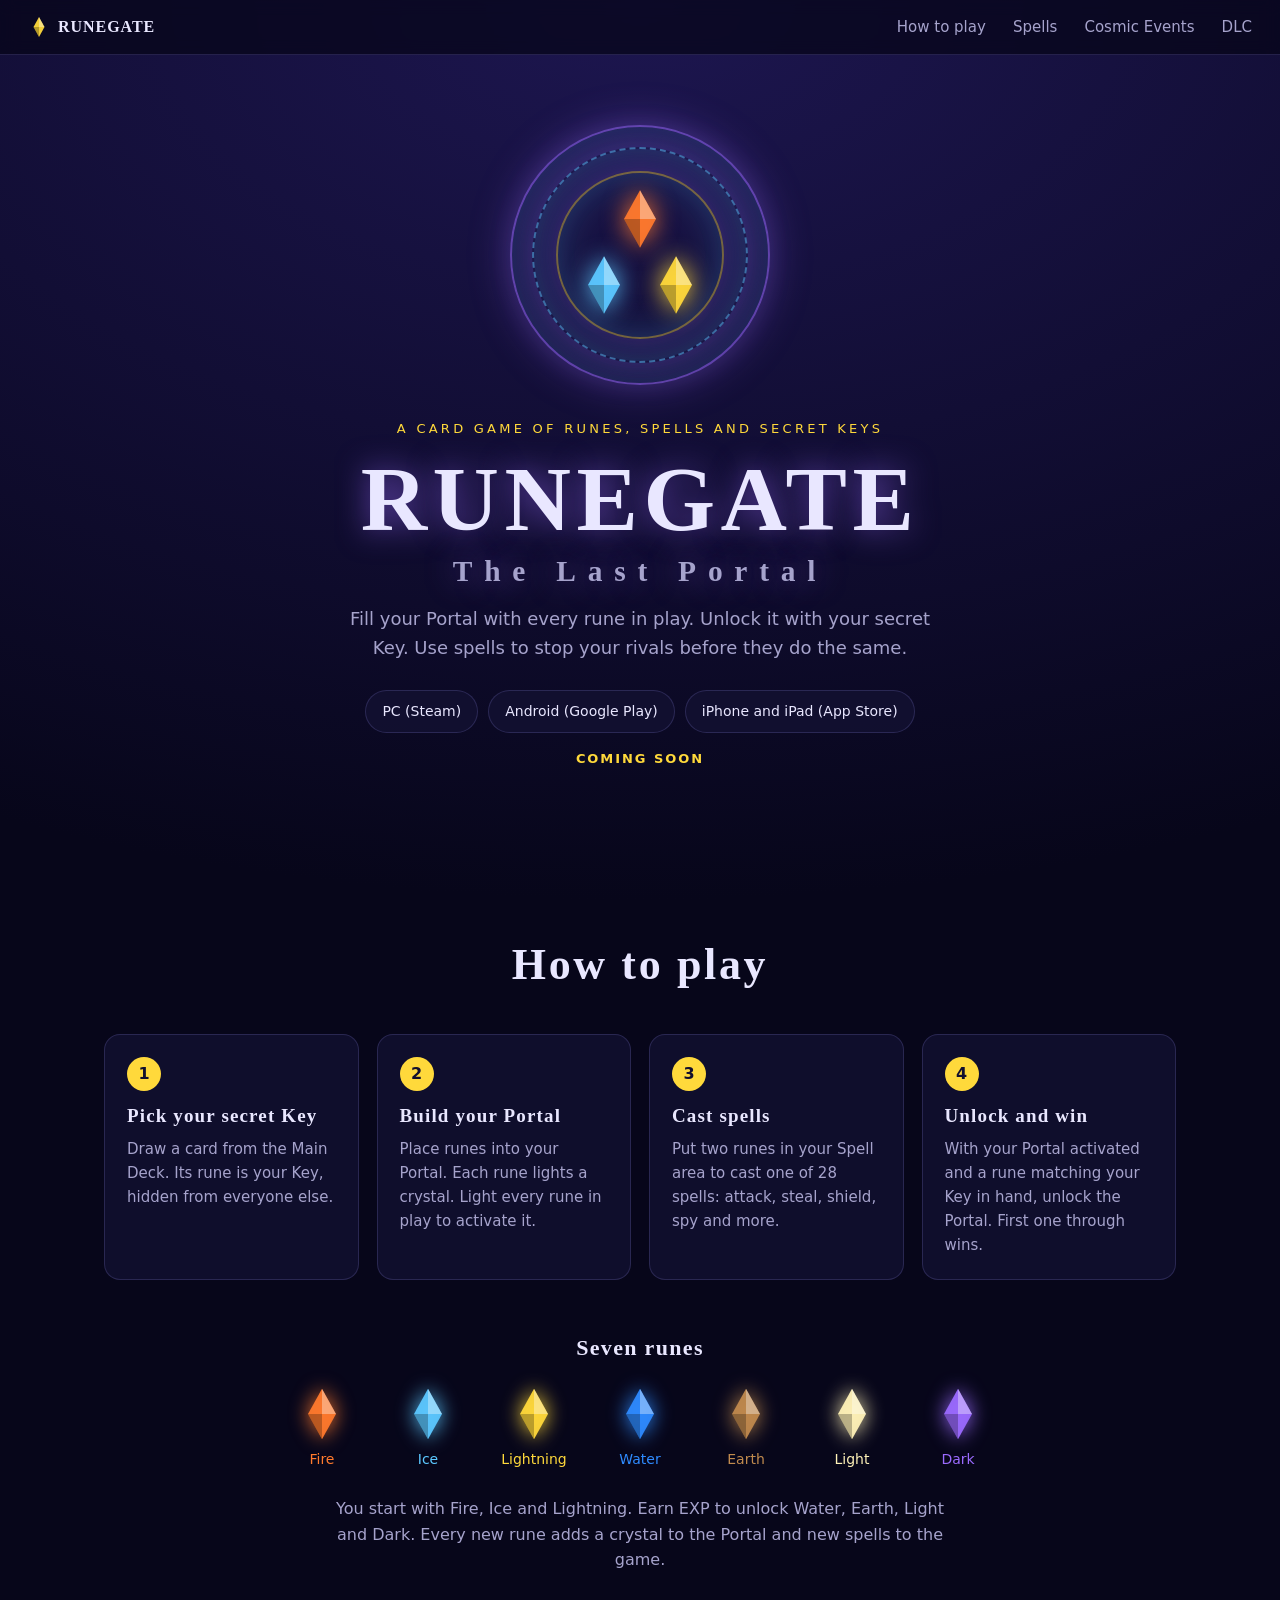
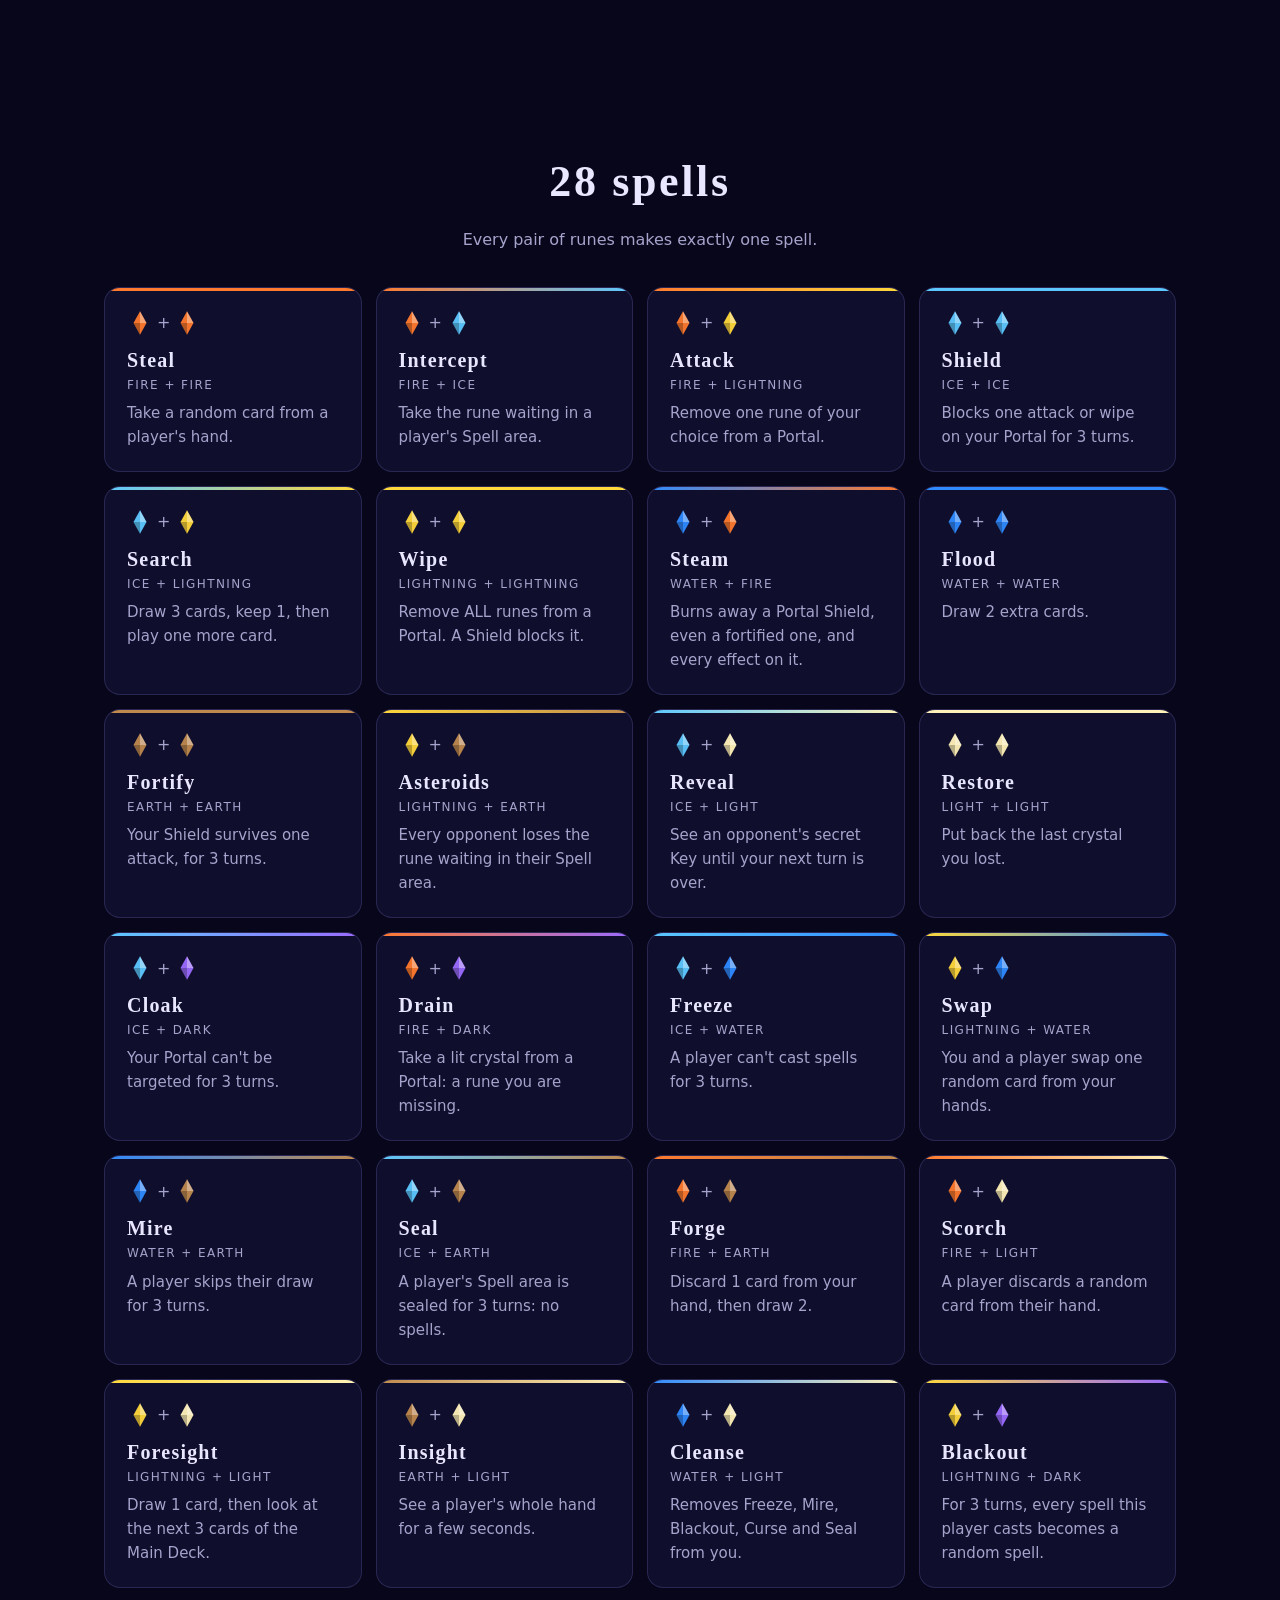
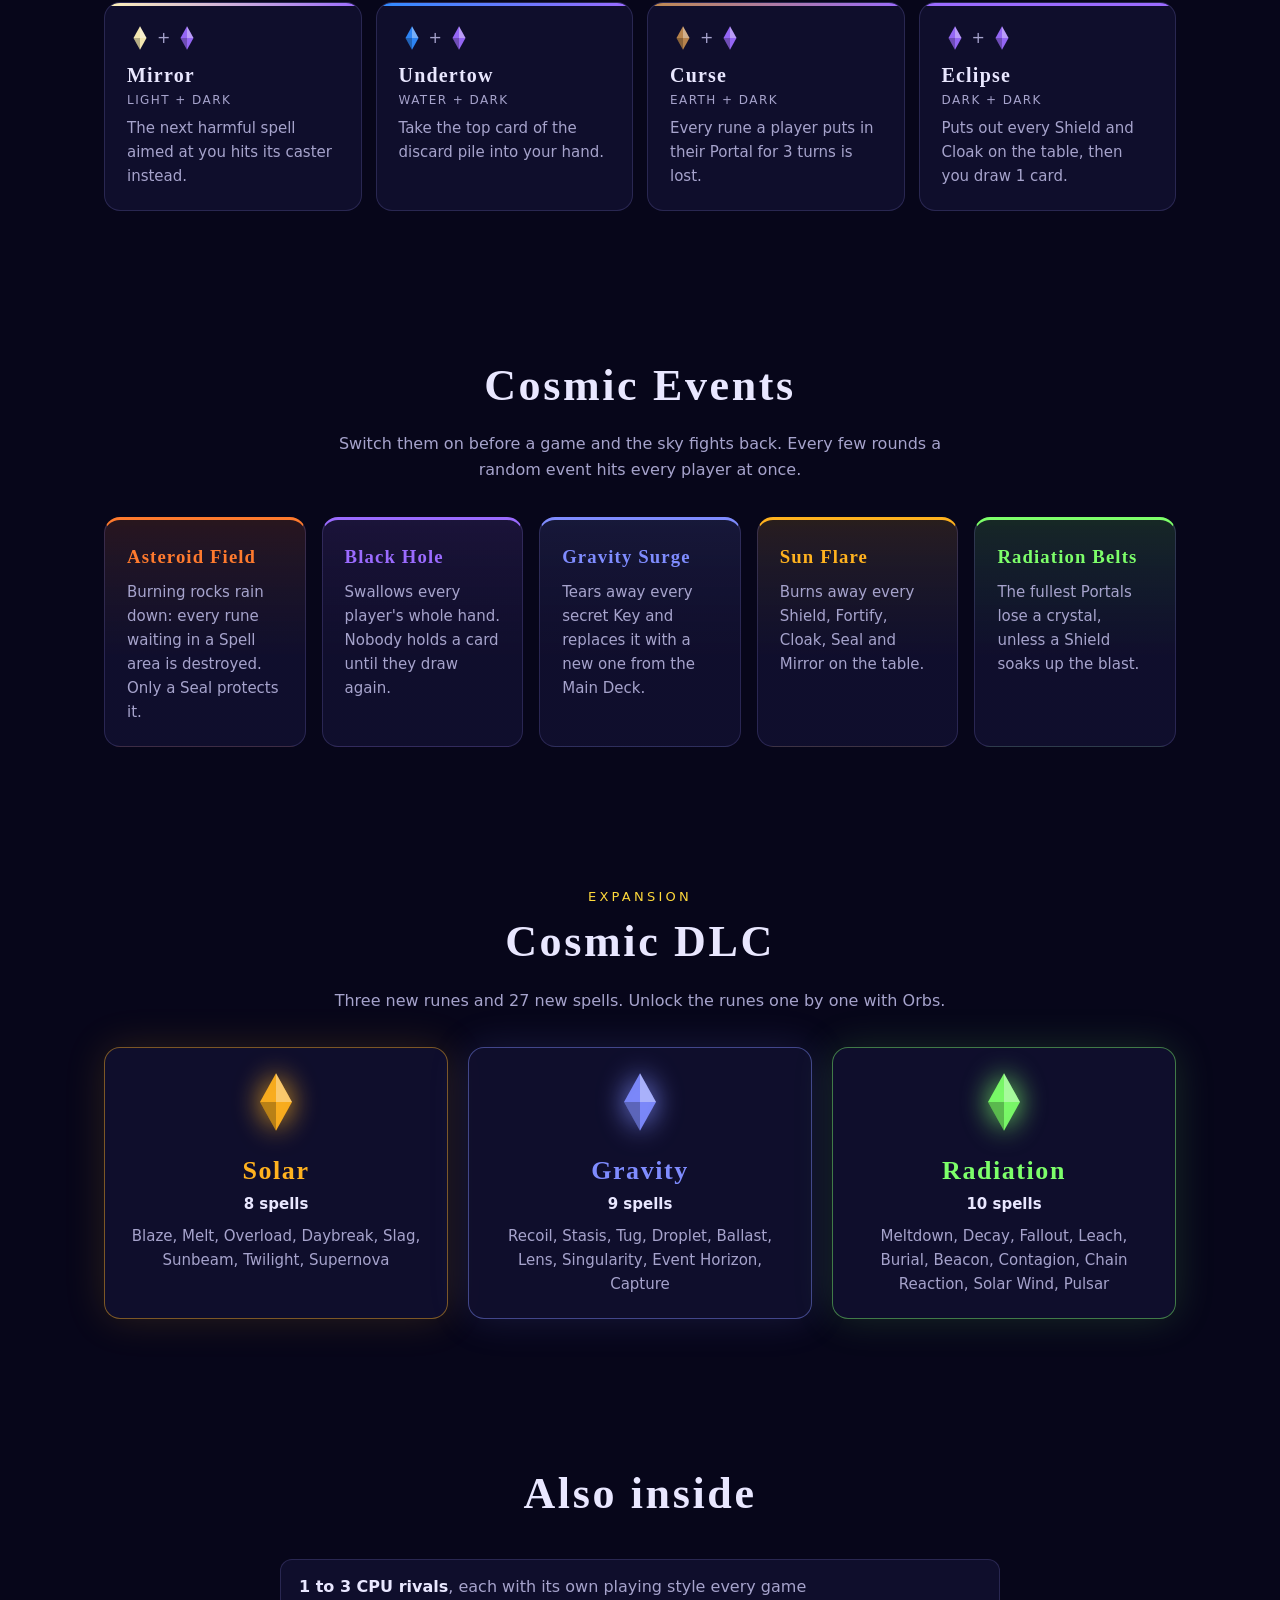
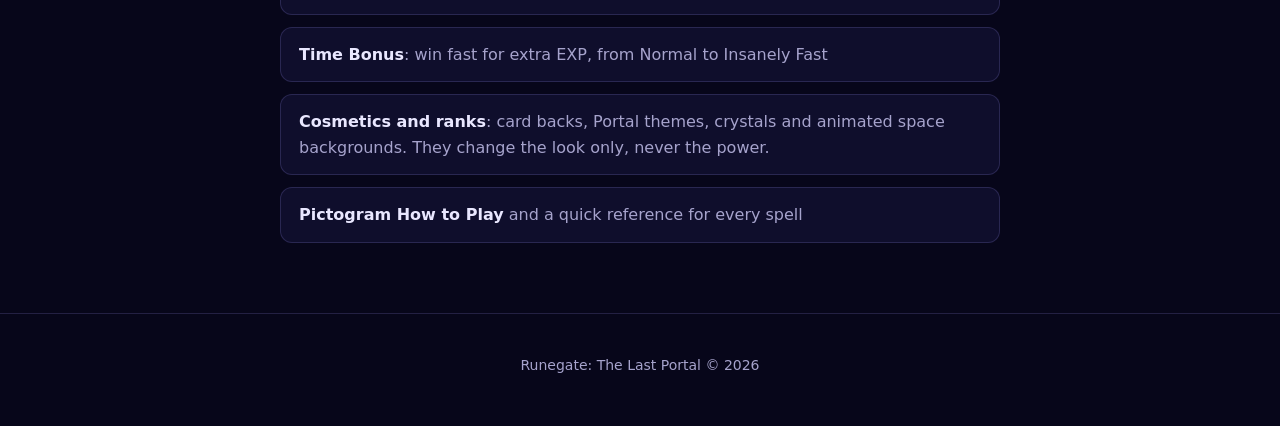
<file: index.html>
<!DOCTYPE html>
<html lang="en">
<head>
<meta charset="utf-8">
<meta name="viewport" content="width=device-width, initial-scale=1">
<title>Runegate: The Last Portal</title>
<meta name="description" content="Runegate: The Last Portal is a card game of runes, spells and secret Keys. Fill your Portal with every rune, then unlock it before your rivals do. Coming to PC, Android and iOS.">
<meta property="og:title" content="Runegate: The Last Portal">
<meta property="og:description" content="Fill your Portal with every rune. Unlock it with your secret Key. Stop your rivals with 28 spells.">
<meta property="og:type" content="website">
<meta name="theme-color" content="#07061a">
<link rel="icon" href="favicon.svg" type="image/svg+xml">
<link rel="stylesheet" href="style.css">
</head>
<body>
<canvas id="stars" aria-hidden="true"></canvas>

<header class="nav">
  <a class="brand" href="#top"><svg class="crystal" width="22" height="22" viewBox="0 0 40 40" aria-hidden="true"><polygon points="20,2 30,20 20,38 10,20" fill="#ffd93b" opacity=".95"/><polygon points="20,2 30,20 20,20" fill="#fff" opacity=".35"/><polygon points="20,20 10,20 20,38" fill="#000" opacity=".25"/></svg> RUNEGATE</a>
  <nav>
    <a href="#how">How to play</a>
    <a href="#spells">Spells</a>
    <a href="#cosmic">Cosmic Events</a>
    <a href="#dlc">DLC</a>
  </nav>
</header>

<main id="top">
  <section class="hero">
    <div class="portal" aria-hidden="true">
      <div class="ring r1"></div><div class="ring r2"></div><div class="ring r3"></div>
      <div class="tri">
        <span class="t1"><svg class="crystal" width="64" height="64" viewBox="0 0 40 40" aria-hidden="true"><polygon points="20,2 30,20 20,38 10,20" fill="#ff7a2e" opacity=".95"/><polygon points="20,2 30,20 20,20" fill="#fff" opacity=".35"/><polygon points="20,20 10,20 20,38" fill="#000" opacity=".25"/></svg></span>
        <span class="t2"><svg class="crystal" width="64" height="64" viewBox="0 0 40 40" aria-hidden="true"><polygon points="20,2 30,20 20,38 10,20" fill="#5cc8ff" opacity=".95"/><polygon points="20,2 30,20 20,20" fill="#fff" opacity=".35"/><polygon points="20,20 10,20 20,38" fill="#000" opacity=".25"/></svg></span>
        <span class="t3"><svg class="crystal" width="64" height="64" viewBox="0 0 40 40" aria-hidden="true"><polygon points="20,2 30,20 20,38 10,20" fill="#ffd93b" opacity=".95"/><polygon points="20,2 30,20 20,20" fill="#fff" opacity=".35"/><polygon points="20,20 10,20 20,38" fill="#000" opacity=".25"/></svg></span>
      </div>
    </div>
    <p class="kicker">A card game of runes, spells and secret Keys</p>
    <h1>RUNEGATE<span>The Last Portal</span></h1>
    <p class="lead">Fill your Portal with every rune in play. Unlock it with your secret Key.
    Use spells to stop your rivals before they do the same.</p>
    <div class="platforms">
      <span class="badge">PC (Steam)</span>
      <span class="badge">Android (Google Play)</span>
      <span class="badge">iPhone and iPad (App Store)</span>
    </div>
    <p class="soon">Coming soon</p>
  </section>

  <section id="how" class="block">
    <h2>How to play</h2>
    <div class="steps">
      <div class="step"><b>1</b><h3>Pick your secret Key</h3><p>Draw a card from the Main Deck. Its rune is your Key, hidden from everyone else.</p></div>
      <div class="step"><b>2</b><h3>Build your Portal</h3><p>Place runes into your Portal. Each rune lights a crystal. Light every rune in play to activate it.</p></div>
      <div class="step"><b>3</b><h3>Cast spells</h3><p>Put two runes in your Spell area to cast one of 28 spells: attack, steal, shield, spy and more.</p></div>
      <div class="step"><b>4</b><h3>Unlock and win</h3><p>With your Portal activated and a rune matching your Key in hand, unlock the Portal. First one through wins.</p></div>
    </div>
    <h3 class="sub">Seven runes</h3>
    <div class="runes"><div class="rune" style="--c:#ff7a2e"><svg class="crystal" width="56" height="56" viewBox="0 0 40 40" aria-hidden="true"><polygon points="20,2 30,20 20,38 10,20" fill="#ff7a2e" opacity=".95"/><polygon points="20,2 30,20 20,20" fill="#fff" opacity=".35"/><polygon points="20,20 10,20 20,38" fill="#000" opacity=".25"/></svg><span>Fire</span></div>
<div class="rune" style="--c:#5cc8ff"><svg class="crystal" width="56" height="56" viewBox="0 0 40 40" aria-hidden="true"><polygon points="20,2 30,20 20,38 10,20" fill="#5cc8ff" opacity=".95"/><polygon points="20,2 30,20 20,20" fill="#fff" opacity=".35"/><polygon points="20,20 10,20 20,38" fill="#000" opacity=".25"/></svg><span>Ice</span></div>
<div class="rune" style="--c:#ffd93b"><svg class="crystal" width="56" height="56" viewBox="0 0 40 40" aria-hidden="true"><polygon points="20,2 30,20 20,38 10,20" fill="#ffd93b" opacity=".95"/><polygon points="20,2 30,20 20,20" fill="#fff" opacity=".35"/><polygon points="20,20 10,20 20,38" fill="#000" opacity=".25"/></svg><span>Lightning</span></div>
<div class="rune" style="--c:#2f8bff"><svg class="crystal" width="56" height="56" viewBox="0 0 40 40" aria-hidden="true"><polygon points="20,2 30,20 20,38 10,20" fill="#2f8bff" opacity=".95"/><polygon points="20,2 30,20 20,20" fill="#fff" opacity=".35"/><polygon points="20,20 10,20 20,38" fill="#000" opacity=".25"/></svg><span>Water</span></div>
<div class="rune" style="--c:#c08a4e"><svg class="crystal" width="56" height="56" viewBox="0 0 40 40" aria-hidden="true"><polygon points="20,2 30,20 20,38 10,20" fill="#c08a4e" opacity=".95"/><polygon points="20,2 30,20 20,20" fill="#fff" opacity=".35"/><polygon points="20,20 10,20 20,38" fill="#000" opacity=".25"/></svg><span>Earth</span></div>
<div class="rune" style="--c:#fff2b8"><svg class="crystal" width="56" height="56" viewBox="0 0 40 40" aria-hidden="true"><polygon points="20,2 30,20 20,38 10,20" fill="#fff2b8" opacity=".95"/><polygon points="20,2 30,20 20,20" fill="#fff" opacity=".35"/><polygon points="20,20 10,20 20,38" fill="#000" opacity=".25"/></svg><span>Light</span></div>
<div class="rune" style="--c:#9b6bff"><svg class="crystal" width="56" height="56" viewBox="0 0 40 40" aria-hidden="true"><polygon points="20,2 30,20 20,38 10,20" fill="#9b6bff" opacity=".95"/><polygon points="20,2 30,20 20,20" fill="#fff" opacity=".35"/><polygon points="20,20 10,20 20,38" fill="#000" opacity=".25"/></svg><span>Dark</span></div></div>
    <p class="note">You start with Fire, Ice and Lightning. Earn EXP to unlock Water, Earth, Light and Dark. Every new rune adds a crystal to the Portal and new spells to the game.</p>
  </section>

  <section id="spells" class="block">
    <h2>28 spells</h2>
    <p class="intro">Every pair of runes makes exactly one spell.</p>
    <div class="spells"><article class="spell" style="--a:#ff7a2e;--b:#ff7a2e"><div class="pair"><svg class="crystal" width="26" height="26" viewBox="0 0 40 40" aria-hidden="true"><polygon points="20,2 30,20 20,38 10,20" fill="#ff7a2e" opacity=".95"/><polygon points="20,2 30,20 20,20" fill="#fff" opacity=".35"/><polygon points="20,20 10,20 20,38" fill="#000" opacity=".25"/></svg><span>+</span><svg class="crystal" width="26" height="26" viewBox="0 0 40 40" aria-hidden="true"><polygon points="20,2 30,20 20,38 10,20" fill="#ff7a2e" opacity=".95"/><polygon points="20,2 30,20 20,20" fill="#fff" opacity=".35"/><polygon points="20,20 10,20 20,38" fill="#000" opacity=".25"/></svg></div><h3>Steal</h3><p class="combo">Fire + Fire</p><p>Take a random card from a player&#x27;s hand.</p></article>
<article class="spell" style="--a:#ff7a2e;--b:#5cc8ff"><div class="pair"><svg class="crystal" width="26" height="26" viewBox="0 0 40 40" aria-hidden="true"><polygon points="20,2 30,20 20,38 10,20" fill="#ff7a2e" opacity=".95"/><polygon points="20,2 30,20 20,20" fill="#fff" opacity=".35"/><polygon points="20,20 10,20 20,38" fill="#000" opacity=".25"/></svg><span>+</span><svg class="crystal" width="26" height="26" viewBox="0 0 40 40" aria-hidden="true"><polygon points="20,2 30,20 20,38 10,20" fill="#5cc8ff" opacity=".95"/><polygon points="20,2 30,20 20,20" fill="#fff" opacity=".35"/><polygon points="20,20 10,20 20,38" fill="#000" opacity=".25"/></svg></div><h3>Intercept</h3><p class="combo">Fire + Ice</p><p>Take the rune waiting in a player&#x27;s Spell area.</p></article>
<article class="spell" style="--a:#ff7a2e;--b:#ffd93b"><div class="pair"><svg class="crystal" width="26" height="26" viewBox="0 0 40 40" aria-hidden="true"><polygon points="20,2 30,20 20,38 10,20" fill="#ff7a2e" opacity=".95"/><polygon points="20,2 30,20 20,20" fill="#fff" opacity=".35"/><polygon points="20,20 10,20 20,38" fill="#000" opacity=".25"/></svg><span>+</span><svg class="crystal" width="26" height="26" viewBox="0 0 40 40" aria-hidden="true"><polygon points="20,2 30,20 20,38 10,20" fill="#ffd93b" opacity=".95"/><polygon points="20,2 30,20 20,20" fill="#fff" opacity=".35"/><polygon points="20,20 10,20 20,38" fill="#000" opacity=".25"/></svg></div><h3>Attack</h3><p class="combo">Fire + Lightning</p><p>Remove one rune of your choice from a Portal.</p></article>
<article class="spell" style="--a:#5cc8ff;--b:#5cc8ff"><div class="pair"><svg class="crystal" width="26" height="26" viewBox="0 0 40 40" aria-hidden="true"><polygon points="20,2 30,20 20,38 10,20" fill="#5cc8ff" opacity=".95"/><polygon points="20,2 30,20 20,20" fill="#fff" opacity=".35"/><polygon points="20,20 10,20 20,38" fill="#000" opacity=".25"/></svg><span>+</span><svg class="crystal" width="26" height="26" viewBox="0 0 40 40" aria-hidden="true"><polygon points="20,2 30,20 20,38 10,20" fill="#5cc8ff" opacity=".95"/><polygon points="20,2 30,20 20,20" fill="#fff" opacity=".35"/><polygon points="20,20 10,20 20,38" fill="#000" opacity=".25"/></svg></div><h3>Shield</h3><p class="combo">Ice + Ice</p><p>Blocks one attack or wipe on your Portal for 3 turns.</p></article>
<article class="spell" style="--a:#5cc8ff;--b:#ffd93b"><div class="pair"><svg class="crystal" width="26" height="26" viewBox="0 0 40 40" aria-hidden="true"><polygon points="20,2 30,20 20,38 10,20" fill="#5cc8ff" opacity=".95"/><polygon points="20,2 30,20 20,20" fill="#fff" opacity=".35"/><polygon points="20,20 10,20 20,38" fill="#000" opacity=".25"/></svg><span>+</span><svg class="crystal" width="26" height="26" viewBox="0 0 40 40" aria-hidden="true"><polygon points="20,2 30,20 20,38 10,20" fill="#ffd93b" opacity=".95"/><polygon points="20,2 30,20 20,20" fill="#fff" opacity=".35"/><polygon points="20,20 10,20 20,38" fill="#000" opacity=".25"/></svg></div><h3>Search</h3><p class="combo">Ice + Lightning</p><p>Draw 3 cards, keep 1, then play one more card.</p></article>
<article class="spell" style="--a:#ffd93b;--b:#ffd93b"><div class="pair"><svg class="crystal" width="26" height="26" viewBox="0 0 40 40" aria-hidden="true"><polygon points="20,2 30,20 20,38 10,20" fill="#ffd93b" opacity=".95"/><polygon points="20,2 30,20 20,20" fill="#fff" opacity=".35"/><polygon points="20,20 10,20 20,38" fill="#000" opacity=".25"/></svg><span>+</span><svg class="crystal" width="26" height="26" viewBox="0 0 40 40" aria-hidden="true"><polygon points="20,2 30,20 20,38 10,20" fill="#ffd93b" opacity=".95"/><polygon points="20,2 30,20 20,20" fill="#fff" opacity=".35"/><polygon points="20,20 10,20 20,38" fill="#000" opacity=".25"/></svg></div><h3>Wipe</h3><p class="combo">Lightning + Lightning</p><p>Remove ALL runes from a Portal. A Shield blocks it.</p></article>
<article class="spell" style="--a:#2f8bff;--b:#ff7a2e"><div class="pair"><svg class="crystal" width="26" height="26" viewBox="0 0 40 40" aria-hidden="true"><polygon points="20,2 30,20 20,38 10,20" fill="#2f8bff" opacity=".95"/><polygon points="20,2 30,20 20,20" fill="#fff" opacity=".35"/><polygon points="20,20 10,20 20,38" fill="#000" opacity=".25"/></svg><span>+</span><svg class="crystal" width="26" height="26" viewBox="0 0 40 40" aria-hidden="true"><polygon points="20,2 30,20 20,38 10,20" fill="#ff7a2e" opacity=".95"/><polygon points="20,2 30,20 20,20" fill="#fff" opacity=".35"/><polygon points="20,20 10,20 20,38" fill="#000" opacity=".25"/></svg></div><h3>Steam</h3><p class="combo">Water + Fire</p><p>Burns away a Portal Shield, even a fortified one, and every effect on it.</p></article>
<article class="spell" style="--a:#2f8bff;--b:#2f8bff"><div class="pair"><svg class="crystal" width="26" height="26" viewBox="0 0 40 40" aria-hidden="true"><polygon points="20,2 30,20 20,38 10,20" fill="#2f8bff" opacity=".95"/><polygon points="20,2 30,20 20,20" fill="#fff" opacity=".35"/><polygon points="20,20 10,20 20,38" fill="#000" opacity=".25"/></svg><span>+</span><svg class="crystal" width="26" height="26" viewBox="0 0 40 40" aria-hidden="true"><polygon points="20,2 30,20 20,38 10,20" fill="#2f8bff" opacity=".95"/><polygon points="20,2 30,20 20,20" fill="#fff" opacity=".35"/><polygon points="20,20 10,20 20,38" fill="#000" opacity=".25"/></svg></div><h3>Flood</h3><p class="combo">Water + Water</p><p>Draw 2 extra cards.</p></article>
<article class="spell" style="--a:#c08a4e;--b:#c08a4e"><div class="pair"><svg class="crystal" width="26" height="26" viewBox="0 0 40 40" aria-hidden="true"><polygon points="20,2 30,20 20,38 10,20" fill="#c08a4e" opacity=".95"/><polygon points="20,2 30,20 20,20" fill="#fff" opacity=".35"/><polygon points="20,20 10,20 20,38" fill="#000" opacity=".25"/></svg><span>+</span><svg class="crystal" width="26" height="26" viewBox="0 0 40 40" aria-hidden="true"><polygon points="20,2 30,20 20,38 10,20" fill="#c08a4e" opacity=".95"/><polygon points="20,2 30,20 20,20" fill="#fff" opacity=".35"/><polygon points="20,20 10,20 20,38" fill="#000" opacity=".25"/></svg></div><h3>Fortify</h3><p class="combo">Earth + Earth</p><p>Your Shield survives one attack, for 3 turns.</p></article>
<article class="spell" style="--a:#ffd93b;--b:#c08a4e"><div class="pair"><svg class="crystal" width="26" height="26" viewBox="0 0 40 40" aria-hidden="true"><polygon points="20,2 30,20 20,38 10,20" fill="#ffd93b" opacity=".95"/><polygon points="20,2 30,20 20,20" fill="#fff" opacity=".35"/><polygon points="20,20 10,20 20,38" fill="#000" opacity=".25"/></svg><span>+</span><svg class="crystal" width="26" height="26" viewBox="0 0 40 40" aria-hidden="true"><polygon points="20,2 30,20 20,38 10,20" fill="#c08a4e" opacity=".95"/><polygon points="20,2 30,20 20,20" fill="#fff" opacity=".35"/><polygon points="20,20 10,20 20,38" fill="#000" opacity=".25"/></svg></div><h3>Asteroids</h3><p class="combo">Lightning + Earth</p><p>Every opponent loses the rune waiting in their Spell area.</p></article>
<article class="spell" style="--a:#5cc8ff;--b:#fff2b8"><div class="pair"><svg class="crystal" width="26" height="26" viewBox="0 0 40 40" aria-hidden="true"><polygon points="20,2 30,20 20,38 10,20" fill="#5cc8ff" opacity=".95"/><polygon points="20,2 30,20 20,20" fill="#fff" opacity=".35"/><polygon points="20,20 10,20 20,38" fill="#000" opacity=".25"/></svg><span>+</span><svg class="crystal" width="26" height="26" viewBox="0 0 40 40" aria-hidden="true"><polygon points="20,2 30,20 20,38 10,20" fill="#fff2b8" opacity=".95"/><polygon points="20,2 30,20 20,20" fill="#fff" opacity=".35"/><polygon points="20,20 10,20 20,38" fill="#000" opacity=".25"/></svg></div><h3>Reveal</h3><p class="combo">Ice + Light</p><p>See an opponent&#x27;s secret Key until your next turn is over.</p></article>
<article class="spell" style="--a:#fff2b8;--b:#fff2b8"><div class="pair"><svg class="crystal" width="26" height="26" viewBox="0 0 40 40" aria-hidden="true"><polygon points="20,2 30,20 20,38 10,20" fill="#fff2b8" opacity=".95"/><polygon points="20,2 30,20 20,20" fill="#fff" opacity=".35"/><polygon points="20,20 10,20 20,38" fill="#000" opacity=".25"/></svg><span>+</span><svg class="crystal" width="26" height="26" viewBox="0 0 40 40" aria-hidden="true"><polygon points="20,2 30,20 20,38 10,20" fill="#fff2b8" opacity=".95"/><polygon points="20,2 30,20 20,20" fill="#fff" opacity=".35"/><polygon points="20,20 10,20 20,38" fill="#000" opacity=".25"/></svg></div><h3>Restore</h3><p class="combo">Light + Light</p><p>Put back the last crystal you lost.</p></article>
<article class="spell" style="--a:#5cc8ff;--b:#9b6bff"><div class="pair"><svg class="crystal" width="26" height="26" viewBox="0 0 40 40" aria-hidden="true"><polygon points="20,2 30,20 20,38 10,20" fill="#5cc8ff" opacity=".95"/><polygon points="20,2 30,20 20,20" fill="#fff" opacity=".35"/><polygon points="20,20 10,20 20,38" fill="#000" opacity=".25"/></svg><span>+</span><svg class="crystal" width="26" height="26" viewBox="0 0 40 40" aria-hidden="true"><polygon points="20,2 30,20 20,38 10,20" fill="#9b6bff" opacity=".95"/><polygon points="20,2 30,20 20,20" fill="#fff" opacity=".35"/><polygon points="20,20 10,20 20,38" fill="#000" opacity=".25"/></svg></div><h3>Cloak</h3><p class="combo">Ice + Dark</p><p>Your Portal can&#x27;t be targeted for 3 turns.</p></article>
<article class="spell" style="--a:#ff7a2e;--b:#9b6bff"><div class="pair"><svg class="crystal" width="26" height="26" viewBox="0 0 40 40" aria-hidden="true"><polygon points="20,2 30,20 20,38 10,20" fill="#ff7a2e" opacity=".95"/><polygon points="20,2 30,20 20,20" fill="#fff" opacity=".35"/><polygon points="20,20 10,20 20,38" fill="#000" opacity=".25"/></svg><span>+</span><svg class="crystal" width="26" height="26" viewBox="0 0 40 40" aria-hidden="true"><polygon points="20,2 30,20 20,38 10,20" fill="#9b6bff" opacity=".95"/><polygon points="20,2 30,20 20,20" fill="#fff" opacity=".35"/><polygon points="20,20 10,20 20,38" fill="#000" opacity=".25"/></svg></div><h3>Drain</h3><p class="combo">Fire + Dark</p><p>Take a lit crystal from a Portal: a rune you are missing.</p></article>
<article class="spell" style="--a:#5cc8ff;--b:#2f8bff"><div class="pair"><svg class="crystal" width="26" height="26" viewBox="0 0 40 40" aria-hidden="true"><polygon points="20,2 30,20 20,38 10,20" fill="#5cc8ff" opacity=".95"/><polygon points="20,2 30,20 20,20" fill="#fff" opacity=".35"/><polygon points="20,20 10,20 20,38" fill="#000" opacity=".25"/></svg><span>+</span><svg class="crystal" width="26" height="26" viewBox="0 0 40 40" aria-hidden="true"><polygon points="20,2 30,20 20,38 10,20" fill="#2f8bff" opacity=".95"/><polygon points="20,2 30,20 20,20" fill="#fff" opacity=".35"/><polygon points="20,20 10,20 20,38" fill="#000" opacity=".25"/></svg></div><h3>Freeze</h3><p class="combo">Ice + Water</p><p>A player can&#x27;t cast spells for 3 turns.</p></article>
<article class="spell" style="--a:#ffd93b;--b:#2f8bff"><div class="pair"><svg class="crystal" width="26" height="26" viewBox="0 0 40 40" aria-hidden="true"><polygon points="20,2 30,20 20,38 10,20" fill="#ffd93b" opacity=".95"/><polygon points="20,2 30,20 20,20" fill="#fff" opacity=".35"/><polygon points="20,20 10,20 20,38" fill="#000" opacity=".25"/></svg><span>+</span><svg class="crystal" width="26" height="26" viewBox="0 0 40 40" aria-hidden="true"><polygon points="20,2 30,20 20,38 10,20" fill="#2f8bff" opacity=".95"/><polygon points="20,2 30,20 20,20" fill="#fff" opacity=".35"/><polygon points="20,20 10,20 20,38" fill="#000" opacity=".25"/></svg></div><h3>Swap</h3><p class="combo">Lightning + Water</p><p>You and a player swap one random card from your hands.</p></article>
<article class="spell" style="--a:#2f8bff;--b:#c08a4e"><div class="pair"><svg class="crystal" width="26" height="26" viewBox="0 0 40 40" aria-hidden="true"><polygon points="20,2 30,20 20,38 10,20" fill="#2f8bff" opacity=".95"/><polygon points="20,2 30,20 20,20" fill="#fff" opacity=".35"/><polygon points="20,20 10,20 20,38" fill="#000" opacity=".25"/></svg><span>+</span><svg class="crystal" width="26" height="26" viewBox="0 0 40 40" aria-hidden="true"><polygon points="20,2 30,20 20,38 10,20" fill="#c08a4e" opacity=".95"/><polygon points="20,2 30,20 20,20" fill="#fff" opacity=".35"/><polygon points="20,20 10,20 20,38" fill="#000" opacity=".25"/></svg></div><h3>Mire</h3><p class="combo">Water + Earth</p><p>A player skips their draw for 3 turns.</p></article>
<article class="spell" style="--a:#5cc8ff;--b:#c08a4e"><div class="pair"><svg class="crystal" width="26" height="26" viewBox="0 0 40 40" aria-hidden="true"><polygon points="20,2 30,20 20,38 10,20" fill="#5cc8ff" opacity=".95"/><polygon points="20,2 30,20 20,20" fill="#fff" opacity=".35"/><polygon points="20,20 10,20 20,38" fill="#000" opacity=".25"/></svg><span>+</span><svg class="crystal" width="26" height="26" viewBox="0 0 40 40" aria-hidden="true"><polygon points="20,2 30,20 20,38 10,20" fill="#c08a4e" opacity=".95"/><polygon points="20,2 30,20 20,20" fill="#fff" opacity=".35"/><polygon points="20,20 10,20 20,38" fill="#000" opacity=".25"/></svg></div><h3>Seal</h3><p class="combo">Ice + Earth</p><p>A player&#x27;s Spell area is sealed for 3 turns: no spells.</p></article>
<article class="spell" style="--a:#ff7a2e;--b:#c08a4e"><div class="pair"><svg class="crystal" width="26" height="26" viewBox="0 0 40 40" aria-hidden="true"><polygon points="20,2 30,20 20,38 10,20" fill="#ff7a2e" opacity=".95"/><polygon points="20,2 30,20 20,20" fill="#fff" opacity=".35"/><polygon points="20,20 10,20 20,38" fill="#000" opacity=".25"/></svg><span>+</span><svg class="crystal" width="26" height="26" viewBox="0 0 40 40" aria-hidden="true"><polygon points="20,2 30,20 20,38 10,20" fill="#c08a4e" opacity=".95"/><polygon points="20,2 30,20 20,20" fill="#fff" opacity=".35"/><polygon points="20,20 10,20 20,38" fill="#000" opacity=".25"/></svg></div><h3>Forge</h3><p class="combo">Fire + Earth</p><p>Discard 1 card from your hand, then draw 2.</p></article>
<article class="spell" style="--a:#ff7a2e;--b:#fff2b8"><div class="pair"><svg class="crystal" width="26" height="26" viewBox="0 0 40 40" aria-hidden="true"><polygon points="20,2 30,20 20,38 10,20" fill="#ff7a2e" opacity=".95"/><polygon points="20,2 30,20 20,20" fill="#fff" opacity=".35"/><polygon points="20,20 10,20 20,38" fill="#000" opacity=".25"/></svg><span>+</span><svg class="crystal" width="26" height="26" viewBox="0 0 40 40" aria-hidden="true"><polygon points="20,2 30,20 20,38 10,20" fill="#fff2b8" opacity=".95"/><polygon points="20,2 30,20 20,20" fill="#fff" opacity=".35"/><polygon points="20,20 10,20 20,38" fill="#000" opacity=".25"/></svg></div><h3>Scorch</h3><p class="combo">Fire + Light</p><p>A player discards a random card from their hand.</p></article>
<article class="spell" style="--a:#ffd93b;--b:#fff2b8"><div class="pair"><svg class="crystal" width="26" height="26" viewBox="0 0 40 40" aria-hidden="true"><polygon points="20,2 30,20 20,38 10,20" fill="#ffd93b" opacity=".95"/><polygon points="20,2 30,20 20,20" fill="#fff" opacity=".35"/><polygon points="20,20 10,20 20,38" fill="#000" opacity=".25"/></svg><span>+</span><svg class="crystal" width="26" height="26" viewBox="0 0 40 40" aria-hidden="true"><polygon points="20,2 30,20 20,38 10,20" fill="#fff2b8" opacity=".95"/><polygon points="20,2 30,20 20,20" fill="#fff" opacity=".35"/><polygon points="20,20 10,20 20,38" fill="#000" opacity=".25"/></svg></div><h3>Foresight</h3><p class="combo">Lightning + Light</p><p>Draw 1 card, then look at the next 3 cards of the Main Deck.</p></article>
<article class="spell" style="--a:#c08a4e;--b:#fff2b8"><div class="pair"><svg class="crystal" width="26" height="26" viewBox="0 0 40 40" aria-hidden="true"><polygon points="20,2 30,20 20,38 10,20" fill="#c08a4e" opacity=".95"/><polygon points="20,2 30,20 20,20" fill="#fff" opacity=".35"/><polygon points="20,20 10,20 20,38" fill="#000" opacity=".25"/></svg><span>+</span><svg class="crystal" width="26" height="26" viewBox="0 0 40 40" aria-hidden="true"><polygon points="20,2 30,20 20,38 10,20" fill="#fff2b8" opacity=".95"/><polygon points="20,2 30,20 20,20" fill="#fff" opacity=".35"/><polygon points="20,20 10,20 20,38" fill="#000" opacity=".25"/></svg></div><h3>Insight</h3><p class="combo">Earth + Light</p><p>See a player&#x27;s whole hand for a few seconds.</p></article>
<article class="spell" style="--a:#2f8bff;--b:#fff2b8"><div class="pair"><svg class="crystal" width="26" height="26" viewBox="0 0 40 40" aria-hidden="true"><polygon points="20,2 30,20 20,38 10,20" fill="#2f8bff" opacity=".95"/><polygon points="20,2 30,20 20,20" fill="#fff" opacity=".35"/><polygon points="20,20 10,20 20,38" fill="#000" opacity=".25"/></svg><span>+</span><svg class="crystal" width="26" height="26" viewBox="0 0 40 40" aria-hidden="true"><polygon points="20,2 30,20 20,38 10,20" fill="#fff2b8" opacity=".95"/><polygon points="20,2 30,20 20,20" fill="#fff" opacity=".35"/><polygon points="20,20 10,20 20,38" fill="#000" opacity=".25"/></svg></div><h3>Cleanse</h3><p class="combo">Water + Light</p><p>Removes Freeze, Mire, Blackout, Curse and Seal from you.</p></article>
<article class="spell" style="--a:#ffd93b;--b:#9b6bff"><div class="pair"><svg class="crystal" width="26" height="26" viewBox="0 0 40 40" aria-hidden="true"><polygon points="20,2 30,20 20,38 10,20" fill="#ffd93b" opacity=".95"/><polygon points="20,2 30,20 20,20" fill="#fff" opacity=".35"/><polygon points="20,20 10,20 20,38" fill="#000" opacity=".25"/></svg><span>+</span><svg class="crystal" width="26" height="26" viewBox="0 0 40 40" aria-hidden="true"><polygon points="20,2 30,20 20,38 10,20" fill="#9b6bff" opacity=".95"/><polygon points="20,2 30,20 20,20" fill="#fff" opacity=".35"/><polygon points="20,20 10,20 20,38" fill="#000" opacity=".25"/></svg></div><h3>Blackout</h3><p class="combo">Lightning + Dark</p><p>For 3 turns, every spell this player casts becomes a random spell.</p></article>
<article class="spell" style="--a:#fff2b8;--b:#9b6bff"><div class="pair"><svg class="crystal" width="26" height="26" viewBox="0 0 40 40" aria-hidden="true"><polygon points="20,2 30,20 20,38 10,20" fill="#fff2b8" opacity=".95"/><polygon points="20,2 30,20 20,20" fill="#fff" opacity=".35"/><polygon points="20,20 10,20 20,38" fill="#000" opacity=".25"/></svg><span>+</span><svg class="crystal" width="26" height="26" viewBox="0 0 40 40" aria-hidden="true"><polygon points="20,2 30,20 20,38 10,20" fill="#9b6bff" opacity=".95"/><polygon points="20,2 30,20 20,20" fill="#fff" opacity=".35"/><polygon points="20,20 10,20 20,38" fill="#000" opacity=".25"/></svg></div><h3>Mirror</h3><p class="combo">Light + Dark</p><p>The next harmful spell aimed at you hits its caster instead.</p></article>
<article class="spell" style="--a:#2f8bff;--b:#9b6bff"><div class="pair"><svg class="crystal" width="26" height="26" viewBox="0 0 40 40" aria-hidden="true"><polygon points="20,2 30,20 20,38 10,20" fill="#2f8bff" opacity=".95"/><polygon points="20,2 30,20 20,20" fill="#fff" opacity=".35"/><polygon points="20,20 10,20 20,38" fill="#000" opacity=".25"/></svg><span>+</span><svg class="crystal" width="26" height="26" viewBox="0 0 40 40" aria-hidden="true"><polygon points="20,2 30,20 20,38 10,20" fill="#9b6bff" opacity=".95"/><polygon points="20,2 30,20 20,20" fill="#fff" opacity=".35"/><polygon points="20,20 10,20 20,38" fill="#000" opacity=".25"/></svg></div><h3>Undertow</h3><p class="combo">Water + Dark</p><p>Take the top card of the discard pile into your hand.</p></article>
<article class="spell" style="--a:#c08a4e;--b:#9b6bff"><div class="pair"><svg class="crystal" width="26" height="26" viewBox="0 0 40 40" aria-hidden="true"><polygon points="20,2 30,20 20,38 10,20" fill="#c08a4e" opacity=".95"/><polygon points="20,2 30,20 20,20" fill="#fff" opacity=".35"/><polygon points="20,20 10,20 20,38" fill="#000" opacity=".25"/></svg><span>+</span><svg class="crystal" width="26" height="26" viewBox="0 0 40 40" aria-hidden="true"><polygon points="20,2 30,20 20,38 10,20" fill="#9b6bff" opacity=".95"/><polygon points="20,2 30,20 20,20" fill="#fff" opacity=".35"/><polygon points="20,20 10,20 20,38" fill="#000" opacity=".25"/></svg></div><h3>Curse</h3><p class="combo">Earth + Dark</p><p>Every rune a player puts in their Portal for 3 turns is lost.</p></article>
<article class="spell" style="--a:#9b6bff;--b:#9b6bff"><div class="pair"><svg class="crystal" width="26" height="26" viewBox="0 0 40 40" aria-hidden="true"><polygon points="20,2 30,20 20,38 10,20" fill="#9b6bff" opacity=".95"/><polygon points="20,2 30,20 20,20" fill="#fff" opacity=".35"/><polygon points="20,20 10,20 20,38" fill="#000" opacity=".25"/></svg><span>+</span><svg class="crystal" width="26" height="26" viewBox="0 0 40 40" aria-hidden="true"><polygon points="20,2 30,20 20,38 10,20" fill="#9b6bff" opacity=".95"/><polygon points="20,2 30,20 20,20" fill="#fff" opacity=".35"/><polygon points="20,20 10,20 20,38" fill="#000" opacity=".25"/></svg></div><h3>Eclipse</h3><p class="combo">Dark + Dark</p><p>Puts out every Shield and Cloak on the table, then you draw 1 card.</p></article></div>
  </section>

  <section id="cosmic" class="block">
    <h2>Cosmic Events</h2>
    <p class="intro">Switch them on before a game and the sky fights back. Every few rounds a random event hits every player at once.</p>
    <div class="events"><article class="event" style="--c:#ff7a2e"><h3>Asteroid Field</h3><p>Burning rocks rain down: every rune waiting in a Spell area is destroyed. Only a Seal protects it.</p></article>
<article class="event" style="--c:#9b6bff"><h3>Black Hole</h3><p>Swallows every player&#x27;s whole hand. Nobody holds a card until they draw again.</p></article>
<article class="event" style="--c:#7f8cff"><h3>Gravity Surge</h3><p>Tears away every secret Key and replaces it with a new one from the Main Deck.</p></article>
<article class="event" style="--c:#ffb21f"><h3>Sun Flare</h3><p>Burns away every Shield, Fortify, Cloak, Seal and Mirror on the table.</p></article>
<article class="event" style="--c:#7dff6a"><h3>Radiation Belts</h3><p>The fullest Portals lose a crystal, unless a Shield soaks up the blast.</p></article></div>
  </section>

  <section id="dlc" class="block dlc">
    <p class="kicker">Expansion</p>
    <h2>Cosmic DLC</h2>
    <p class="intro">Three new runes and 27 new spells. Unlock the runes one by one with Orbs.</p>
    <div class="dlc-grid"><article class="dlc-rune" style="--c:#ffb21f"><svg class="crystal" width="64" height="64" viewBox="0 0 40 40" aria-hidden="true"><polygon points="20,2 30,20 20,38 10,20" fill="#ffb21f" opacity=".95"/><polygon points="20,2 30,20 20,20" fill="#fff" opacity=".35"/><polygon points="20,20 10,20 20,38" fill="#000" opacity=".25"/></svg><h3>Solar</h3><p class="count">8 spells</p><p>Blaze, Melt, Overload, Daybreak, Slag, Sunbeam, Twilight, Supernova</p></article>
<article class="dlc-rune" style="--c:#7f8cff"><svg class="crystal" width="64" height="64" viewBox="0 0 40 40" aria-hidden="true"><polygon points="20,2 30,20 20,38 10,20" fill="#7f8cff" opacity=".95"/><polygon points="20,2 30,20 20,20" fill="#fff" opacity=".35"/><polygon points="20,20 10,20 20,38" fill="#000" opacity=".25"/></svg><h3>Gravity</h3><p class="count">9 spells</p><p>Recoil, Stasis, Tug, Droplet, Ballast, Lens, Singularity, Event Horizon, Capture</p></article>
<article class="dlc-rune" style="--c:#7dff6a"><svg class="crystal" width="64" height="64" viewBox="0 0 40 40" aria-hidden="true"><polygon points="20,2 30,20 20,38 10,20" fill="#7dff6a" opacity=".95"/><polygon points="20,2 30,20 20,20" fill="#fff" opacity=".35"/><polygon points="20,20 10,20 20,38" fill="#000" opacity=".25"/></svg><h3>Radiation</h3><p class="count">10 spells</p><p>Meltdown, Decay, Fallout, Leach, Burial, Beacon, Contagion, Chain Reaction, Solar Wind, Pulsar</p></article></div>
  </section>

  <section class="block features">
    <h2>Also inside</h2>
    <ul>
      <li><b>1 to 3 CPU rivals</b>, each with its own playing style every game</li>
      <li><b>Time Bonus</b>: win fast for extra EXP, from Normal to Insanely Fast</li>
      <li><b>Cosmetics and ranks</b>: card backs, Portal themes, crystals and animated space backgrounds. They change the look only, never the power.</li>
      <li><b>Pictogram How to Play</b> and a quick reference for every spell</li>
    </ul>
  </section>
</main>

<footer>
  <p>Runegate: The Last Portal &copy; 2026</p>
</footer>

<script src="stars.js" defer></script>
</body>
</html>
</file>
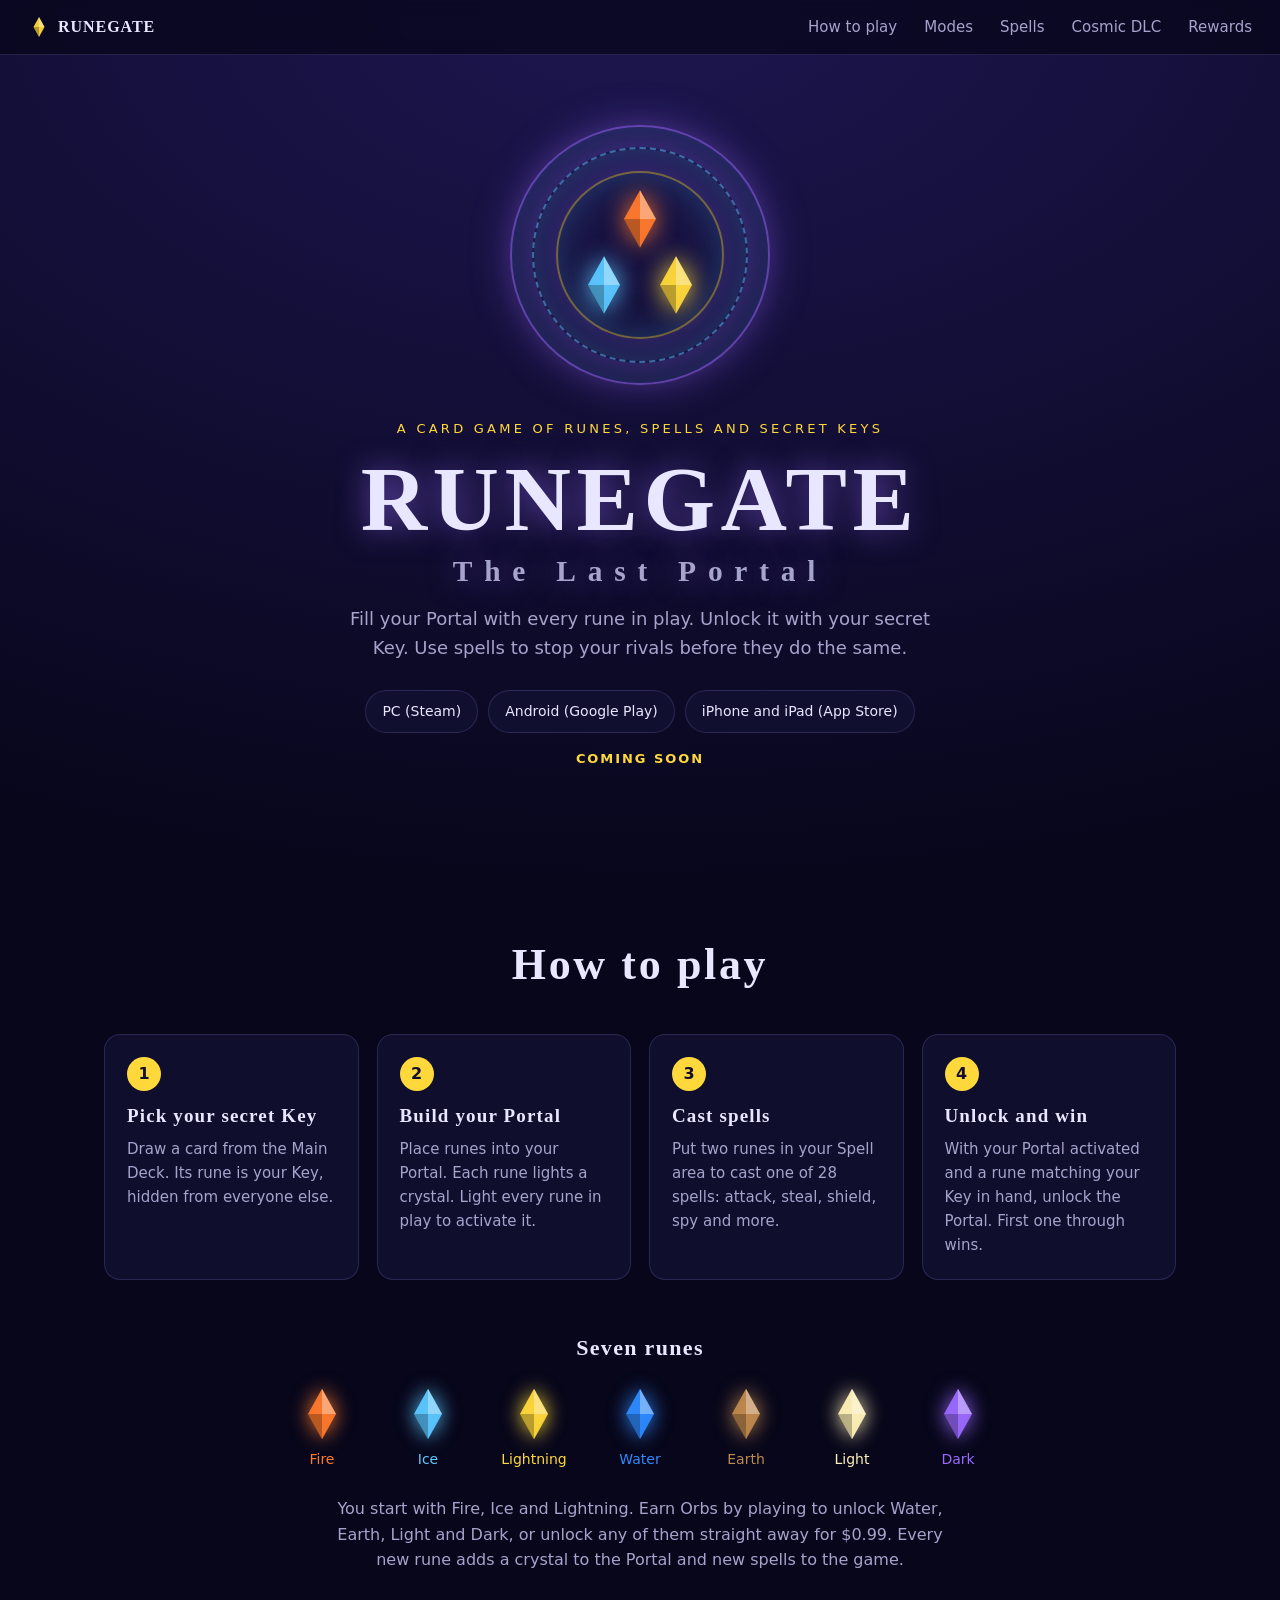
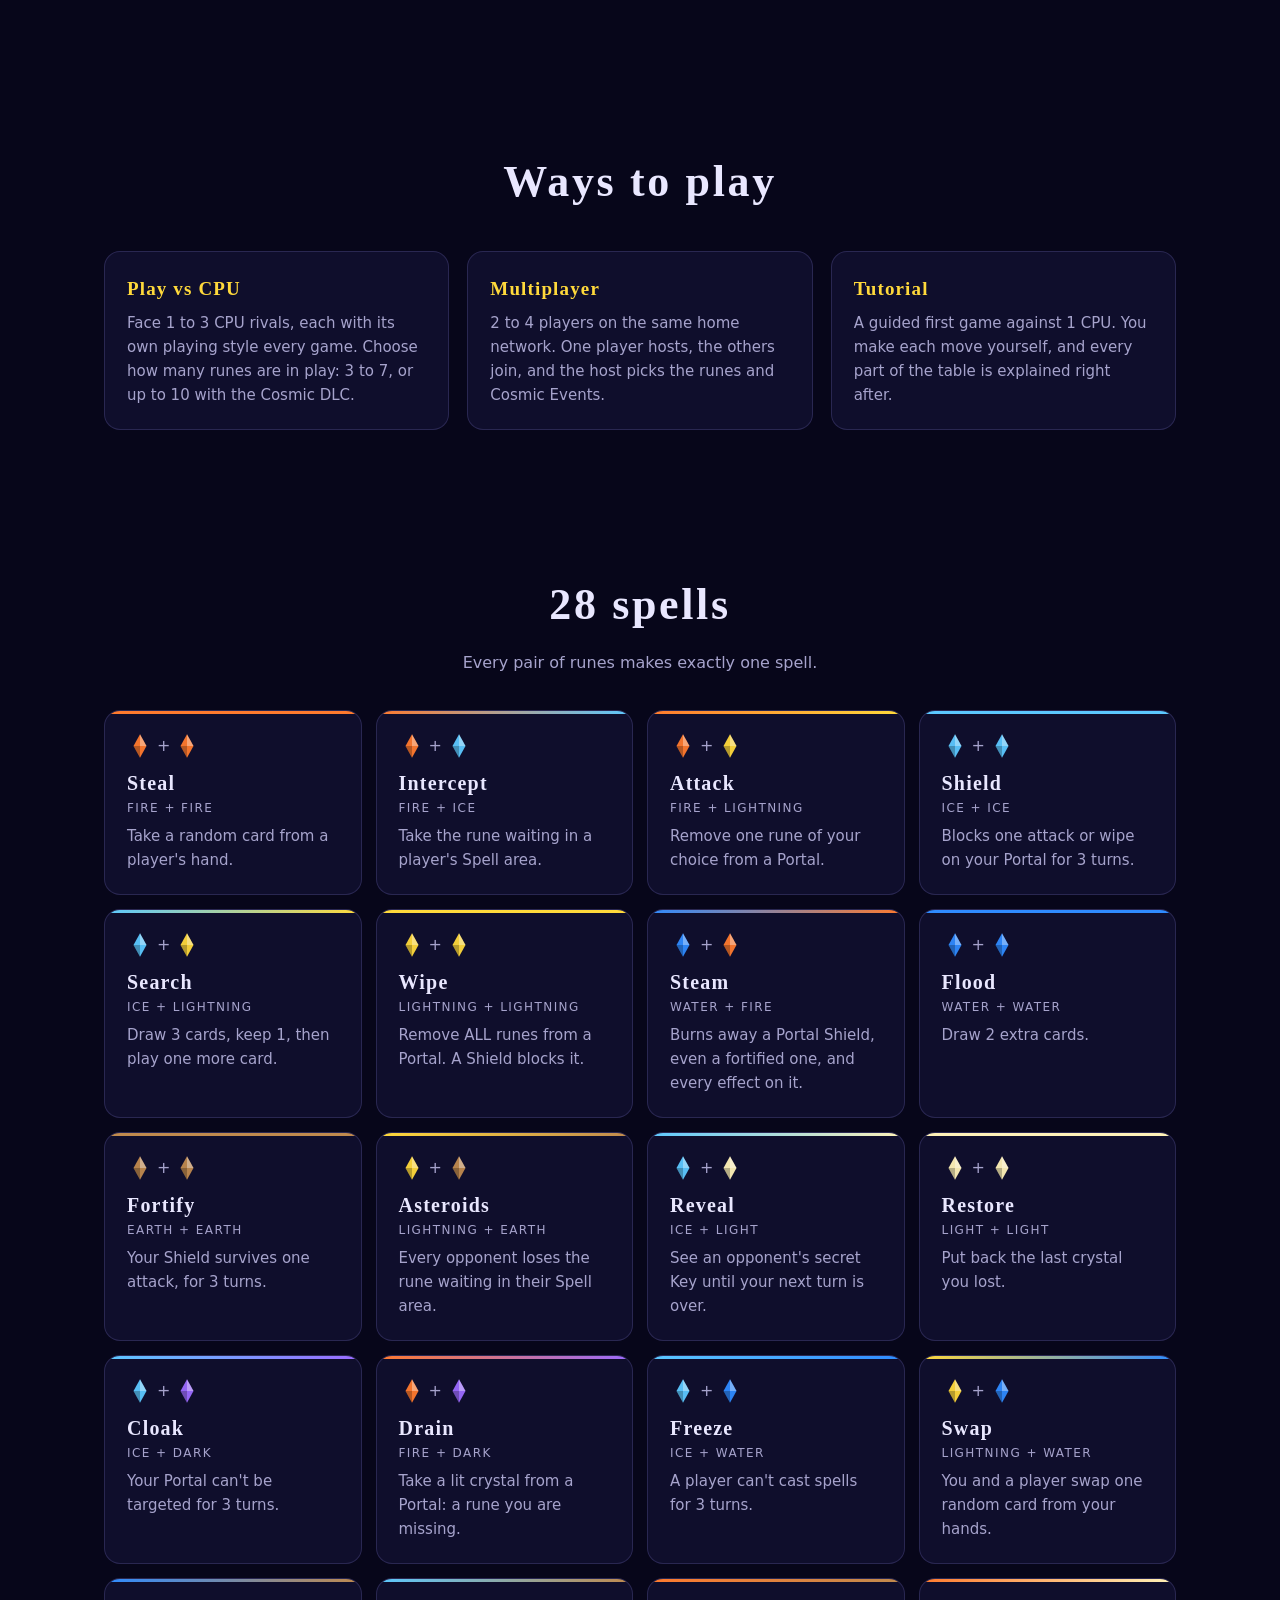
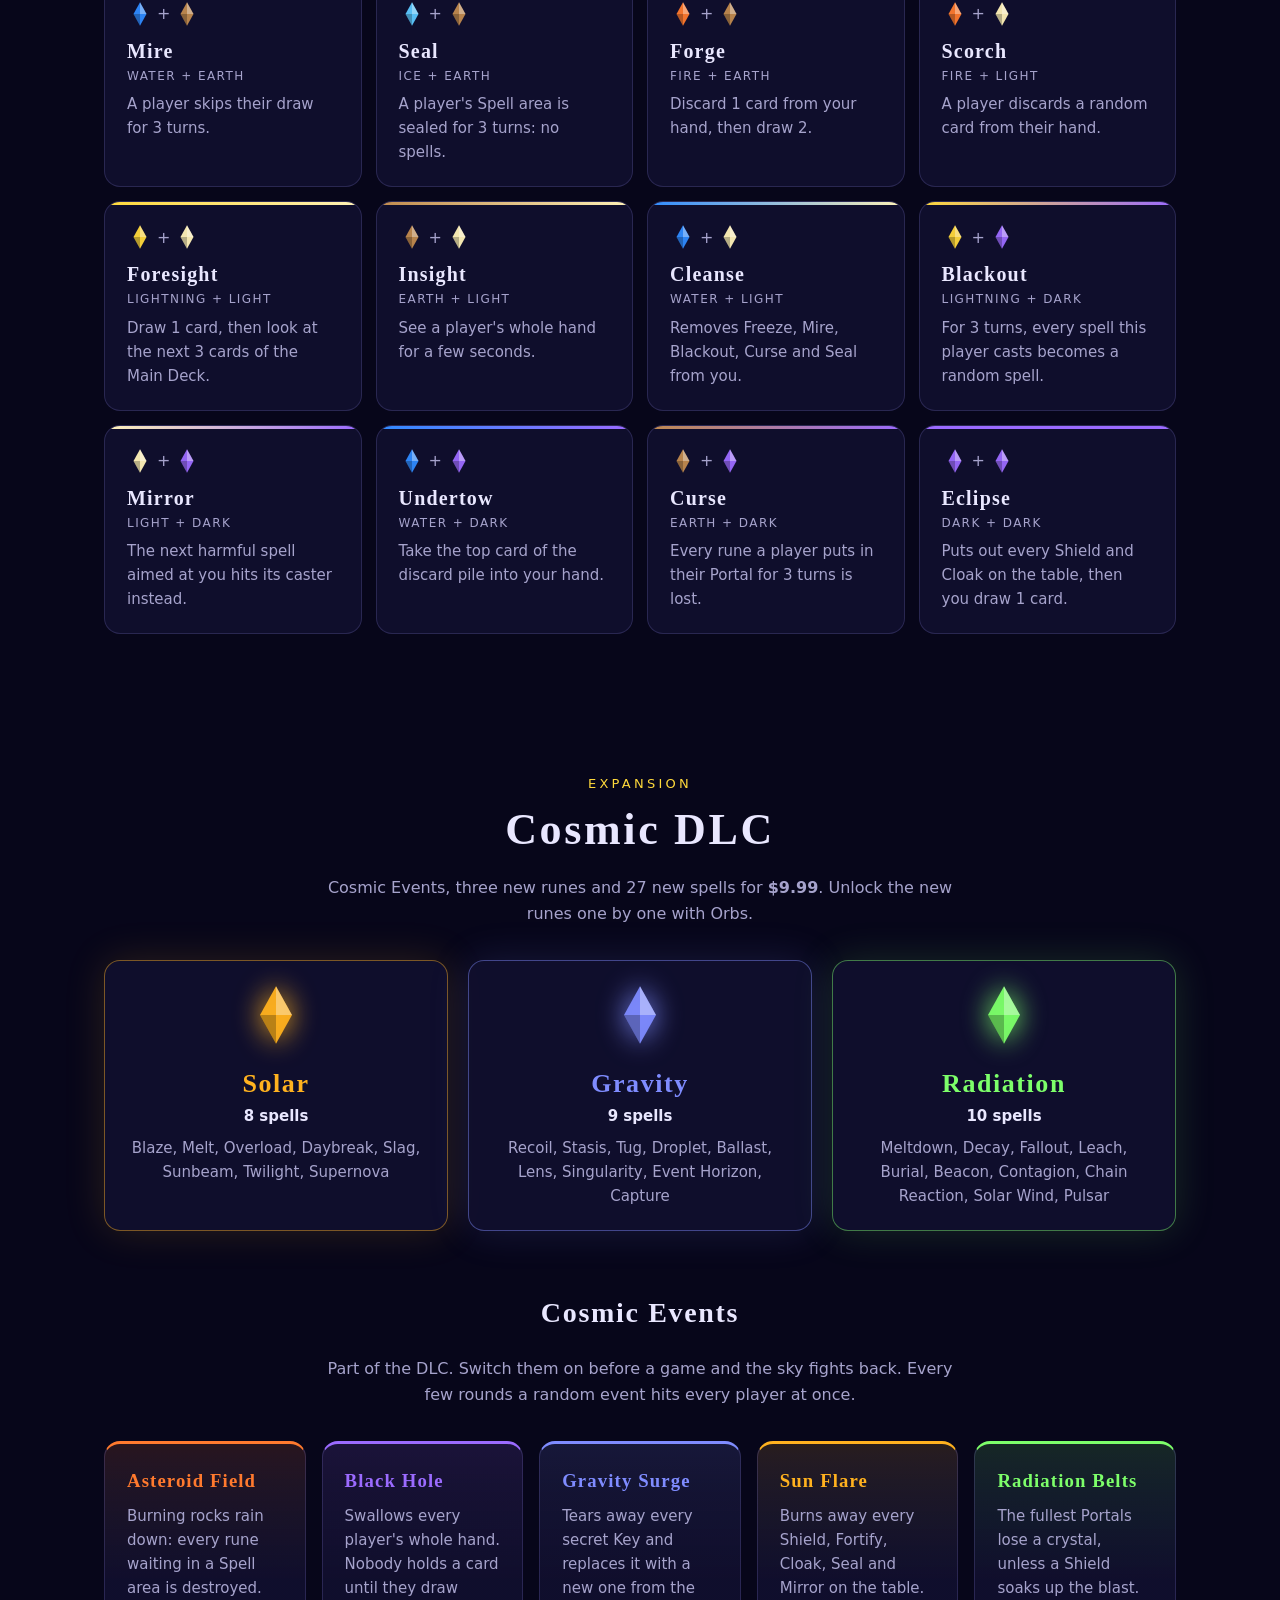
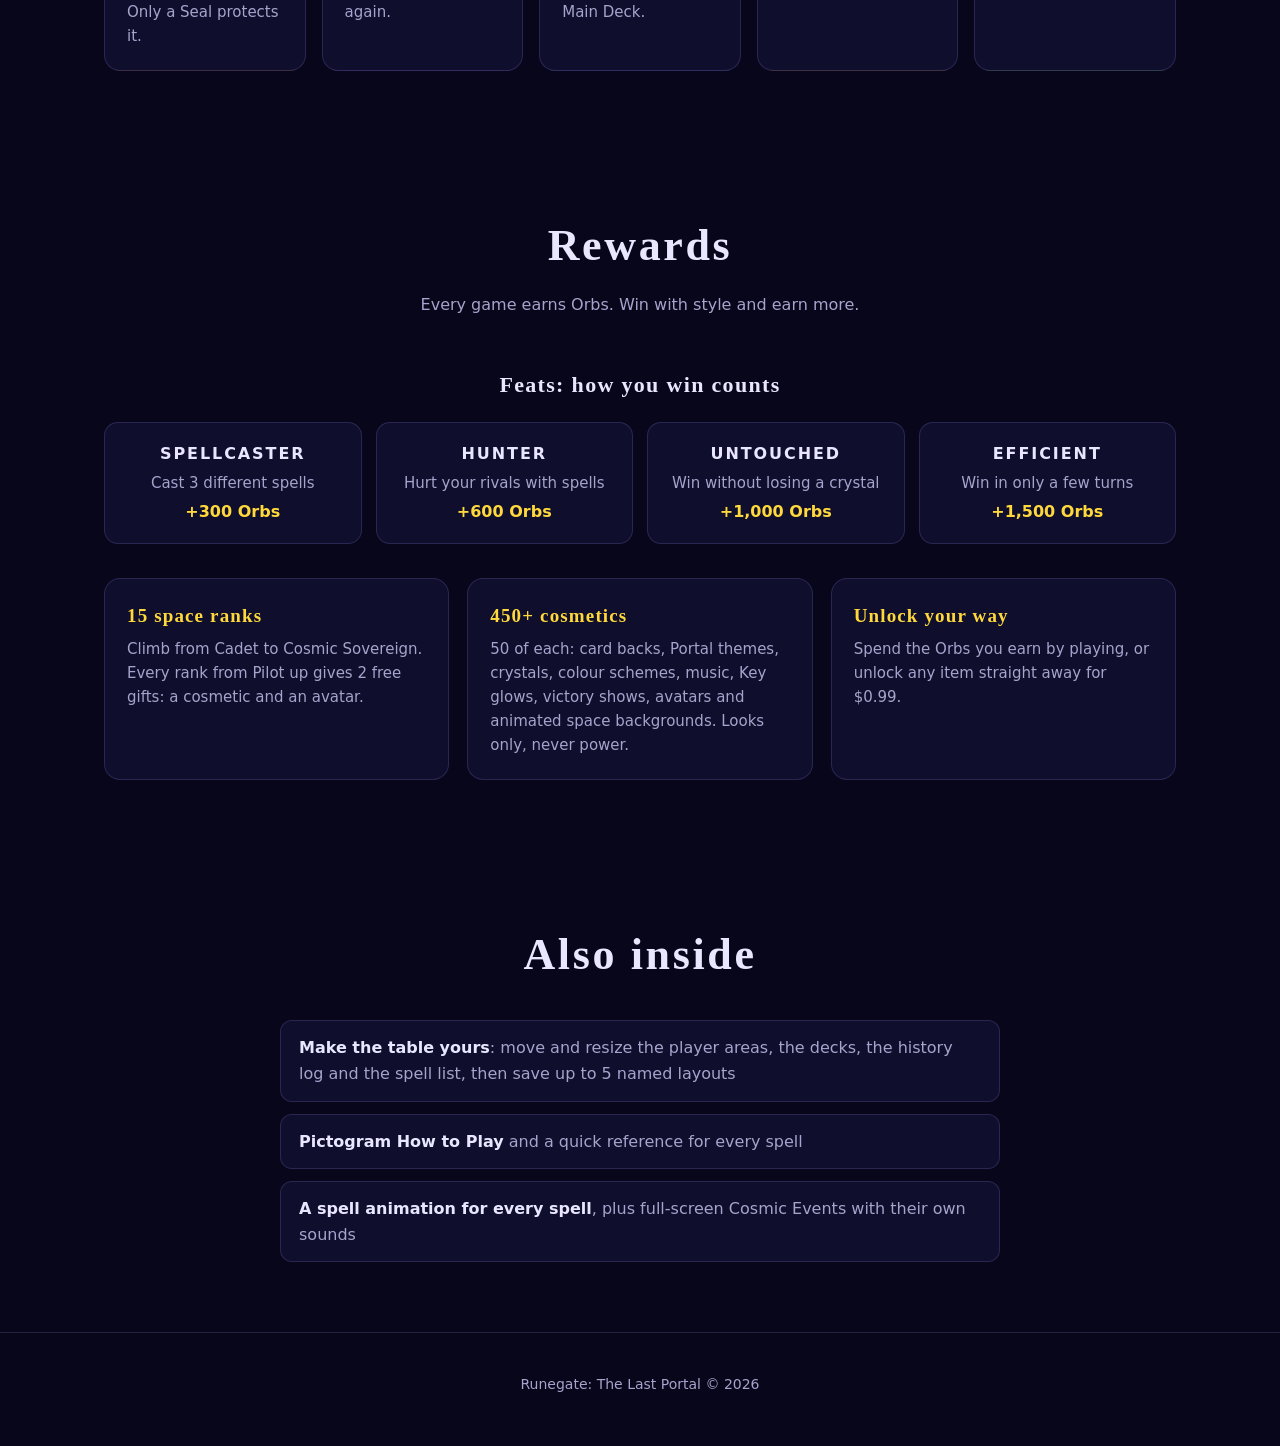
<file: public/index.html>
<!DOCTYPE html>
<html lang="en">
<head>
<meta charset="utf-8">
<meta name="viewport" content="width=device-width, initial-scale=1">
<title>Runegate: The Last Portal</title>
<meta name="description" content="Runegate: The Last Portal is a card game of runes, spells and secret Keys. Fill your Portal with every rune, then unlock it before your rivals do. Coming to PC, Android and iOS.">
<meta property="og:title" content="Runegate: The Last Portal">
<meta property="og:description" content="Fill your Portal with every rune. Unlock it with your secret Key. Stop your rivals with 28 spells.">
<meta property="og:type" content="website">
<meta name="theme-color" content="#07061a">
<link rel="icon" href="favicon.svg" type="image/svg+xml">
<link rel="stylesheet" href="style.css">
</head>
<body>
<canvas id="stars" aria-hidden="true"></canvas>

<header class="nav">
  <a class="brand" href="#top"><svg class="crystal" width="22" height="22" viewBox="0 0 40 40" aria-hidden="true"><polygon points="20,2 30,20 20,38 10,20" fill="#ffd93b" opacity=".95"/><polygon points="20,2 30,20 20,20" fill="#fff" opacity=".35"/><polygon points="20,20 10,20 20,38" fill="#000" opacity=".25"/></svg> RUNEGATE</a>
  <nav>
    <a href="#how">How to play</a>
    <a href="#modes">Modes</a>
    <a href="#spells">Spells</a>
    <a href="#dlc">Cosmic DLC</a>
    <a href="#rewards">Rewards</a>
  </nav>
</header>

<main id="top">
  <section class="hero">
    <div class="portal" aria-hidden="true">
      <div class="ring r1"></div><div class="ring r2"></div><div class="ring r3"></div>
      <div class="tri">
        <span class="t1"><svg class="crystal" width="64" height="64" viewBox="0 0 40 40" aria-hidden="true"><polygon points="20,2 30,20 20,38 10,20" fill="#ff7a2e" opacity=".95"/><polygon points="20,2 30,20 20,20" fill="#fff" opacity=".35"/><polygon points="20,20 10,20 20,38" fill="#000" opacity=".25"/></svg></span>
        <span class="t2"><svg class="crystal" width="64" height="64" viewBox="0 0 40 40" aria-hidden="true"><polygon points="20,2 30,20 20,38 10,20" fill="#5cc8ff" opacity=".95"/><polygon points="20,2 30,20 20,20" fill="#fff" opacity=".35"/><polygon points="20,20 10,20 20,38" fill="#000" opacity=".25"/></svg></span>
        <span class="t3"><svg class="crystal" width="64" height="64" viewBox="0 0 40 40" aria-hidden="true"><polygon points="20,2 30,20 20,38 10,20" fill="#ffd93b" opacity=".95"/><polygon points="20,2 30,20 20,20" fill="#fff" opacity=".35"/><polygon points="20,20 10,20 20,38" fill="#000" opacity=".25"/></svg></span>
      </div>
    </div>
    <p class="kicker">A card game of runes, spells and secret Keys</p>
    <h1>RUNEGATE<span>The Last Portal</span></h1>
    <p class="lead">Fill your Portal with every rune in play. Unlock it with your secret Key.
    Use spells to stop your rivals before they do the same.</p>
    <div class="platforms">
      <span class="badge">PC (Steam)</span>
      <span class="badge">Android (Google Play)</span>
      <span class="badge">iPhone and iPad (App Store)</span>
    </div>
    <p class="soon">Coming soon</p>
  </section>

  <section id="how" class="block">
    <h2>How to play</h2>
    <div class="steps">
      <div class="step"><b>1</b><h3>Pick your secret Key</h3><p>Draw a card from the Main Deck. Its rune is your Key, hidden from everyone else.</p></div>
      <div class="step"><b>2</b><h3>Build your Portal</h3><p>Place runes into your Portal. Each rune lights a crystal. Light every rune in play to activate it.</p></div>
      <div class="step"><b>3</b><h3>Cast spells</h3><p>Put two runes in your Spell area to cast one of 28 spells: attack, steal, shield, spy and more.</p></div>
      <div class="step"><b>4</b><h3>Unlock and win</h3><p>With your Portal activated and a rune matching your Key in hand, unlock the Portal. First one through wins.</p></div>
    </div>
    <h3 class="sub">Seven runes</h3>
    <div class="runes"><div class="rune" style="--c:#ff7a2e"><svg class="crystal" width="56" height="56" viewBox="0 0 40 40" aria-hidden="true"><polygon points="20,2 30,20 20,38 10,20" fill="#ff7a2e" opacity=".95"/><polygon points="20,2 30,20 20,20" fill="#fff" opacity=".35"/><polygon points="20,20 10,20 20,38" fill="#000" opacity=".25"/></svg><span>Fire</span></div>
<div class="rune" style="--c:#5cc8ff"><svg class="crystal" width="56" height="56" viewBox="0 0 40 40" aria-hidden="true"><polygon points="20,2 30,20 20,38 10,20" fill="#5cc8ff" opacity=".95"/><polygon points="20,2 30,20 20,20" fill="#fff" opacity=".35"/><polygon points="20,20 10,20 20,38" fill="#000" opacity=".25"/></svg><span>Ice</span></div>
<div class="rune" style="--c:#ffd93b"><svg class="crystal" width="56" height="56" viewBox="0 0 40 40" aria-hidden="true"><polygon points="20,2 30,20 20,38 10,20" fill="#ffd93b" opacity=".95"/><polygon points="20,2 30,20 20,20" fill="#fff" opacity=".35"/><polygon points="20,20 10,20 20,38" fill="#000" opacity=".25"/></svg><span>Lightning</span></div>
<div class="rune" style="--c:#2f8bff"><svg class="crystal" width="56" height="56" viewBox="0 0 40 40" aria-hidden="true"><polygon points="20,2 30,20 20,38 10,20" fill="#2f8bff" opacity=".95"/><polygon points="20,2 30,20 20,20" fill="#fff" opacity=".35"/><polygon points="20,20 10,20 20,38" fill="#000" opacity=".25"/></svg><span>Water</span></div>
<div class="rune" style="--c:#c08a4e"><svg class="crystal" width="56" height="56" viewBox="0 0 40 40" aria-hidden="true"><polygon points="20,2 30,20 20,38 10,20" fill="#c08a4e" opacity=".95"/><polygon points="20,2 30,20 20,20" fill="#fff" opacity=".35"/><polygon points="20,20 10,20 20,38" fill="#000" opacity=".25"/></svg><span>Earth</span></div>
<div class="rune" style="--c:#fff2b8"><svg class="crystal" width="56" height="56" viewBox="0 0 40 40" aria-hidden="true"><polygon points="20,2 30,20 20,38 10,20" fill="#fff2b8" opacity=".95"/><polygon points="20,2 30,20 20,20" fill="#fff" opacity=".35"/><polygon points="20,20 10,20 20,38" fill="#000" opacity=".25"/></svg><span>Light</span></div>
<div class="rune" style="--c:#9b6bff"><svg class="crystal" width="56" height="56" viewBox="0 0 40 40" aria-hidden="true"><polygon points="20,2 30,20 20,38 10,20" fill="#9b6bff" opacity=".95"/><polygon points="20,2 30,20 20,20" fill="#fff" opacity=".35"/><polygon points="20,20 10,20 20,38" fill="#000" opacity=".25"/></svg><span>Dark</span></div></div>
    <p class="note">You start with Fire, Ice and Lightning. Earn Orbs by playing to unlock Water, Earth, Light and Dark, or unlock any of them straight away for $0.99. Every new rune adds a crystal to the Portal and new spells to the game.</p>
  </section>

  <section id="modes" class="block">
    <h2>Ways to play</h2>
    <div class="steps modes">
      <div class="step"><h3>Play vs CPU</h3><p>Face 1 to 3 CPU rivals, each with its own playing style every game. Choose how many runes are in play: 3 to 7, or up to 10 with the Cosmic DLC.</p></div>
      <div class="step"><h3>Multiplayer</h3><p>2 to 4 players on the same home network. One player hosts, the others join, and the host picks the runes and Cosmic Events.</p></div>
      <div class="step"><h3>Tutorial</h3><p>A guided first game against 1 CPU. You make each move yourself, and every part of the table is explained right after.</p></div>
    </div>
  </section>

  <section id="spells" class="block">
    <h2>28 spells</h2>
    <p class="intro">Every pair of runes makes exactly one spell.</p>
    <div class="spells"><article class="spell" style="--a:#ff7a2e;--b:#ff7a2e"><div class="pair"><svg class="crystal" width="26" height="26" viewBox="0 0 40 40" aria-hidden="true"><polygon points="20,2 30,20 20,38 10,20" fill="#ff7a2e" opacity=".95"/><polygon points="20,2 30,20 20,20" fill="#fff" opacity=".35"/><polygon points="20,20 10,20 20,38" fill="#000" opacity=".25"/></svg><span>+</span><svg class="crystal" width="26" height="26" viewBox="0 0 40 40" aria-hidden="true"><polygon points="20,2 30,20 20,38 10,20" fill="#ff7a2e" opacity=".95"/><polygon points="20,2 30,20 20,20" fill="#fff" opacity=".35"/><polygon points="20,20 10,20 20,38" fill="#000" opacity=".25"/></svg></div><h3>Steal</h3><p class="combo">Fire + Fire</p><p>Take a random card from a player&#x27;s hand.</p></article>
<article class="spell" style="--a:#ff7a2e;--b:#5cc8ff"><div class="pair"><svg class="crystal" width="26" height="26" viewBox="0 0 40 40" aria-hidden="true"><polygon points="20,2 30,20 20,38 10,20" fill="#ff7a2e" opacity=".95"/><polygon points="20,2 30,20 20,20" fill="#fff" opacity=".35"/><polygon points="20,20 10,20 20,38" fill="#000" opacity=".25"/></svg><span>+</span><svg class="crystal" width="26" height="26" viewBox="0 0 40 40" aria-hidden="true"><polygon points="20,2 30,20 20,38 10,20" fill="#5cc8ff" opacity=".95"/><polygon points="20,2 30,20 20,20" fill="#fff" opacity=".35"/><polygon points="20,20 10,20 20,38" fill="#000" opacity=".25"/></svg></div><h3>Intercept</h3><p class="combo">Fire + Ice</p><p>Take the rune waiting in a player&#x27;s Spell area.</p></article>
<article class="spell" style="--a:#ff7a2e;--b:#ffd93b"><div class="pair"><svg class="crystal" width="26" height="26" viewBox="0 0 40 40" aria-hidden="true"><polygon points="20,2 30,20 20,38 10,20" fill="#ff7a2e" opacity=".95"/><polygon points="20,2 30,20 20,20" fill="#fff" opacity=".35"/><polygon points="20,20 10,20 20,38" fill="#000" opacity=".25"/></svg><span>+</span><svg class="crystal" width="26" height="26" viewBox="0 0 40 40" aria-hidden="true"><polygon points="20,2 30,20 20,38 10,20" fill="#ffd93b" opacity=".95"/><polygon points="20,2 30,20 20,20" fill="#fff" opacity=".35"/><polygon points="20,20 10,20 20,38" fill="#000" opacity=".25"/></svg></div><h3>Attack</h3><p class="combo">Fire + Lightning</p><p>Remove one rune of your choice from a Portal.</p></article>
<article class="spell" style="--a:#5cc8ff;--b:#5cc8ff"><div class="pair"><svg class="crystal" width="26" height="26" viewBox="0 0 40 40" aria-hidden="true"><polygon points="20,2 30,20 20,38 10,20" fill="#5cc8ff" opacity=".95"/><polygon points="20,2 30,20 20,20" fill="#fff" opacity=".35"/><polygon points="20,20 10,20 20,38" fill="#000" opacity=".25"/></svg><span>+</span><svg class="crystal" width="26" height="26" viewBox="0 0 40 40" aria-hidden="true"><polygon points="20,2 30,20 20,38 10,20" fill="#5cc8ff" opacity=".95"/><polygon points="20,2 30,20 20,20" fill="#fff" opacity=".35"/><polygon points="20,20 10,20 20,38" fill="#000" opacity=".25"/></svg></div><h3>Shield</h3><p class="combo">Ice + Ice</p><p>Blocks one attack or wipe on your Portal for 3 turns.</p></article>
<article class="spell" style="--a:#5cc8ff;--b:#ffd93b"><div class="pair"><svg class="crystal" width="26" height="26" viewBox="0 0 40 40" aria-hidden="true"><polygon points="20,2 30,20 20,38 10,20" fill="#5cc8ff" opacity=".95"/><polygon points="20,2 30,20 20,20" fill="#fff" opacity=".35"/><polygon points="20,20 10,20 20,38" fill="#000" opacity=".25"/></svg><span>+</span><svg class="crystal" width="26" height="26" viewBox="0 0 40 40" aria-hidden="true"><polygon points="20,2 30,20 20,38 10,20" fill="#ffd93b" opacity=".95"/><polygon points="20,2 30,20 20,20" fill="#fff" opacity=".35"/><polygon points="20,20 10,20 20,38" fill="#000" opacity=".25"/></svg></div><h3>Search</h3><p class="combo">Ice + Lightning</p><p>Draw 3 cards, keep 1, then play one more card.</p></article>
<article class="spell" style="--a:#ffd93b;--b:#ffd93b"><div class="pair"><svg class="crystal" width="26" height="26" viewBox="0 0 40 40" aria-hidden="true"><polygon points="20,2 30,20 20,38 10,20" fill="#ffd93b" opacity=".95"/><polygon points="20,2 30,20 20,20" fill="#fff" opacity=".35"/><polygon points="20,20 10,20 20,38" fill="#000" opacity=".25"/></svg><span>+</span><svg class="crystal" width="26" height="26" viewBox="0 0 40 40" aria-hidden="true"><polygon points="20,2 30,20 20,38 10,20" fill="#ffd93b" opacity=".95"/><polygon points="20,2 30,20 20,20" fill="#fff" opacity=".35"/><polygon points="20,20 10,20 20,38" fill="#000" opacity=".25"/></svg></div><h3>Wipe</h3><p class="combo">Lightning + Lightning</p><p>Remove ALL runes from a Portal. A Shield blocks it.</p></article>
<article class="spell" style="--a:#2f8bff;--b:#ff7a2e"><div class="pair"><svg class="crystal" width="26" height="26" viewBox="0 0 40 40" aria-hidden="true"><polygon points="20,2 30,20 20,38 10,20" fill="#2f8bff" opacity=".95"/><polygon points="20,2 30,20 20,20" fill="#fff" opacity=".35"/><polygon points="20,20 10,20 20,38" fill="#000" opacity=".25"/></svg><span>+</span><svg class="crystal" width="26" height="26" viewBox="0 0 40 40" aria-hidden="true"><polygon points="20,2 30,20 20,38 10,20" fill="#ff7a2e" opacity=".95"/><polygon points="20,2 30,20 20,20" fill="#fff" opacity=".35"/><polygon points="20,20 10,20 20,38" fill="#000" opacity=".25"/></svg></div><h3>Steam</h3><p class="combo">Water + Fire</p><p>Burns away a Portal Shield, even a fortified one, and every effect on it.</p></article>
<article class="spell" style="--a:#2f8bff;--b:#2f8bff"><div class="pair"><svg class="crystal" width="26" height="26" viewBox="0 0 40 40" aria-hidden="true"><polygon points="20,2 30,20 20,38 10,20" fill="#2f8bff" opacity=".95"/><polygon points="20,2 30,20 20,20" fill="#fff" opacity=".35"/><polygon points="20,20 10,20 20,38" fill="#000" opacity=".25"/></svg><span>+</span><svg class="crystal" width="26" height="26" viewBox="0 0 40 40" aria-hidden="true"><polygon points="20,2 30,20 20,38 10,20" fill="#2f8bff" opacity=".95"/><polygon points="20,2 30,20 20,20" fill="#fff" opacity=".35"/><polygon points="20,20 10,20 20,38" fill="#000" opacity=".25"/></svg></div><h3>Flood</h3><p class="combo">Water + Water</p><p>Draw 2 extra cards.</p></article>
<article class="spell" style="--a:#c08a4e;--b:#c08a4e"><div class="pair"><svg class="crystal" width="26" height="26" viewBox="0 0 40 40" aria-hidden="true"><polygon points="20,2 30,20 20,38 10,20" fill="#c08a4e" opacity=".95"/><polygon points="20,2 30,20 20,20" fill="#fff" opacity=".35"/><polygon points="20,20 10,20 20,38" fill="#000" opacity=".25"/></svg><span>+</span><svg class="crystal" width="26" height="26" viewBox="0 0 40 40" aria-hidden="true"><polygon points="20,2 30,20 20,38 10,20" fill="#c08a4e" opacity=".95"/><polygon points="20,2 30,20 20,20" fill="#fff" opacity=".35"/><polygon points="20,20 10,20 20,38" fill="#000" opacity=".25"/></svg></div><h3>Fortify</h3><p class="combo">Earth + Earth</p><p>Your Shield survives one attack, for 3 turns.</p></article>
<article class="spell" style="--a:#ffd93b;--b:#c08a4e"><div class="pair"><svg class="crystal" width="26" height="26" viewBox="0 0 40 40" aria-hidden="true"><polygon points="20,2 30,20 20,38 10,20" fill="#ffd93b" opacity=".95"/><polygon points="20,2 30,20 20,20" fill="#fff" opacity=".35"/><polygon points="20,20 10,20 20,38" fill="#000" opacity=".25"/></svg><span>+</span><svg class="crystal" width="26" height="26" viewBox="0 0 40 40" aria-hidden="true"><polygon points="20,2 30,20 20,38 10,20" fill="#c08a4e" opacity=".95"/><polygon points="20,2 30,20 20,20" fill="#fff" opacity=".35"/><polygon points="20,20 10,20 20,38" fill="#000" opacity=".25"/></svg></div><h3>Asteroids</h3><p class="combo">Lightning + Earth</p><p>Every opponent loses the rune waiting in their Spell area.</p></article>
<article class="spell" style="--a:#5cc8ff;--b:#fff2b8"><div class="pair"><svg class="crystal" width="26" height="26" viewBox="0 0 40 40" aria-hidden="true"><polygon points="20,2 30,20 20,38 10,20" fill="#5cc8ff" opacity=".95"/><polygon points="20,2 30,20 20,20" fill="#fff" opacity=".35"/><polygon points="20,20 10,20 20,38" fill="#000" opacity=".25"/></svg><span>+</span><svg class="crystal" width="26" height="26" viewBox="0 0 40 40" aria-hidden="true"><polygon points="20,2 30,20 20,38 10,20" fill="#fff2b8" opacity=".95"/><polygon points="20,2 30,20 20,20" fill="#fff" opacity=".35"/><polygon points="20,20 10,20 20,38" fill="#000" opacity=".25"/></svg></div><h3>Reveal</h3><p class="combo">Ice + Light</p><p>See an opponent&#x27;s secret Key until your next turn is over.</p></article>
<article class="spell" style="--a:#fff2b8;--b:#fff2b8"><div class="pair"><svg class="crystal" width="26" height="26" viewBox="0 0 40 40" aria-hidden="true"><polygon points="20,2 30,20 20,38 10,20" fill="#fff2b8" opacity=".95"/><polygon points="20,2 30,20 20,20" fill="#fff" opacity=".35"/><polygon points="20,20 10,20 20,38" fill="#000" opacity=".25"/></svg><span>+</span><svg class="crystal" width="26" height="26" viewBox="0 0 40 40" aria-hidden="true"><polygon points="20,2 30,20 20,38 10,20" fill="#fff2b8" opacity=".95"/><polygon points="20,2 30,20 20,20" fill="#fff" opacity=".35"/><polygon points="20,20 10,20 20,38" fill="#000" opacity=".25"/></svg></div><h3>Restore</h3><p class="combo">Light + Light</p><p>Put back the last crystal you lost.</p></article>
<article class="spell" style="--a:#5cc8ff;--b:#9b6bff"><div class="pair"><svg class="crystal" width="26" height="26" viewBox="0 0 40 40" aria-hidden="true"><polygon points="20,2 30,20 20,38 10,20" fill="#5cc8ff" opacity=".95"/><polygon points="20,2 30,20 20,20" fill="#fff" opacity=".35"/><polygon points="20,20 10,20 20,38" fill="#000" opacity=".25"/></svg><span>+</span><svg class="crystal" width="26" height="26" viewBox="0 0 40 40" aria-hidden="true"><polygon points="20,2 30,20 20,38 10,20" fill="#9b6bff" opacity=".95"/><polygon points="20,2 30,20 20,20" fill="#fff" opacity=".35"/><polygon points="20,20 10,20 20,38" fill="#000" opacity=".25"/></svg></div><h3>Cloak</h3><p class="combo">Ice + Dark</p><p>Your Portal can&#x27;t be targeted for 3 turns.</p></article>
<article class="spell" style="--a:#ff7a2e;--b:#9b6bff"><div class="pair"><svg class="crystal" width="26" height="26" viewBox="0 0 40 40" aria-hidden="true"><polygon points="20,2 30,20 20,38 10,20" fill="#ff7a2e" opacity=".95"/><polygon points="20,2 30,20 20,20" fill="#fff" opacity=".35"/><polygon points="20,20 10,20 20,38" fill="#000" opacity=".25"/></svg><span>+</span><svg class="crystal" width="26" height="26" viewBox="0 0 40 40" aria-hidden="true"><polygon points="20,2 30,20 20,38 10,20" fill="#9b6bff" opacity=".95"/><polygon points="20,2 30,20 20,20" fill="#fff" opacity=".35"/><polygon points="20,20 10,20 20,38" fill="#000" opacity=".25"/></svg></div><h3>Drain</h3><p class="combo">Fire + Dark</p><p>Take a lit crystal from a Portal: a rune you are missing.</p></article>
<article class="spell" style="--a:#5cc8ff;--b:#2f8bff"><div class="pair"><svg class="crystal" width="26" height="26" viewBox="0 0 40 40" aria-hidden="true"><polygon points="20,2 30,20 20,38 10,20" fill="#5cc8ff" opacity=".95"/><polygon points="20,2 30,20 20,20" fill="#fff" opacity=".35"/><polygon points="20,20 10,20 20,38" fill="#000" opacity=".25"/></svg><span>+</span><svg class="crystal" width="26" height="26" viewBox="0 0 40 40" aria-hidden="true"><polygon points="20,2 30,20 20,38 10,20" fill="#2f8bff" opacity=".95"/><polygon points="20,2 30,20 20,20" fill="#fff" opacity=".35"/><polygon points="20,20 10,20 20,38" fill="#000" opacity=".25"/></svg></div><h3>Freeze</h3><p class="combo">Ice + Water</p><p>A player can&#x27;t cast spells for 3 turns.</p></article>
<article class="spell" style="--a:#ffd93b;--b:#2f8bff"><div class="pair"><svg class="crystal" width="26" height="26" viewBox="0 0 40 40" aria-hidden="true"><polygon points="20,2 30,20 20,38 10,20" fill="#ffd93b" opacity=".95"/><polygon points="20,2 30,20 20,20" fill="#fff" opacity=".35"/><polygon points="20,20 10,20 20,38" fill="#000" opacity=".25"/></svg><span>+</span><svg class="crystal" width="26" height="26" viewBox="0 0 40 40" aria-hidden="true"><polygon points="20,2 30,20 20,38 10,20" fill="#2f8bff" opacity=".95"/><polygon points="20,2 30,20 20,20" fill="#fff" opacity=".35"/><polygon points="20,20 10,20 20,38" fill="#000" opacity=".25"/></svg></div><h3>Swap</h3><p class="combo">Lightning + Water</p><p>You and a player swap one random card from your hands.</p></article>
<article class="spell" style="--a:#2f8bff;--b:#c08a4e"><div class="pair"><svg class="crystal" width="26" height="26" viewBox="0 0 40 40" aria-hidden="true"><polygon points="20,2 30,20 20,38 10,20" fill="#2f8bff" opacity=".95"/><polygon points="20,2 30,20 20,20" fill="#fff" opacity=".35"/><polygon points="20,20 10,20 20,38" fill="#000" opacity=".25"/></svg><span>+</span><svg class="crystal" width="26" height="26" viewBox="0 0 40 40" aria-hidden="true"><polygon points="20,2 30,20 20,38 10,20" fill="#c08a4e" opacity=".95"/><polygon points="20,2 30,20 20,20" fill="#fff" opacity=".35"/><polygon points="20,20 10,20 20,38" fill="#000" opacity=".25"/></svg></div><h3>Mire</h3><p class="combo">Water + Earth</p><p>A player skips their draw for 3 turns.</p></article>
<article class="spell" style="--a:#5cc8ff;--b:#c08a4e"><div class="pair"><svg class="crystal" width="26" height="26" viewBox="0 0 40 40" aria-hidden="true"><polygon points="20,2 30,20 20,38 10,20" fill="#5cc8ff" opacity=".95"/><polygon points="20,2 30,20 20,20" fill="#fff" opacity=".35"/><polygon points="20,20 10,20 20,38" fill="#000" opacity=".25"/></svg><span>+</span><svg class="crystal" width="26" height="26" viewBox="0 0 40 40" aria-hidden="true"><polygon points="20,2 30,20 20,38 10,20" fill="#c08a4e" opacity=".95"/><polygon points="20,2 30,20 20,20" fill="#fff" opacity=".35"/><polygon points="20,20 10,20 20,38" fill="#000" opacity=".25"/></svg></div><h3>Seal</h3><p class="combo">Ice + Earth</p><p>A player&#x27;s Spell area is sealed for 3 turns: no spells.</p></article>
<article class="spell" style="--a:#ff7a2e;--b:#c08a4e"><div class="pair"><svg class="crystal" width="26" height="26" viewBox="0 0 40 40" aria-hidden="true"><polygon points="20,2 30,20 20,38 10,20" fill="#ff7a2e" opacity=".95"/><polygon points="20,2 30,20 20,20" fill="#fff" opacity=".35"/><polygon points="20,20 10,20 20,38" fill="#000" opacity=".25"/></svg><span>+</span><svg class="crystal" width="26" height="26" viewBox="0 0 40 40" aria-hidden="true"><polygon points="20,2 30,20 20,38 10,20" fill="#c08a4e" opacity=".95"/><polygon points="20,2 30,20 20,20" fill="#fff" opacity=".35"/><polygon points="20,20 10,20 20,38" fill="#000" opacity=".25"/></svg></div><h3>Forge</h3><p class="combo">Fire + Earth</p><p>Discard 1 card from your hand, then draw 2.</p></article>
<article class="spell" style="--a:#ff7a2e;--b:#fff2b8"><div class="pair"><svg class="crystal" width="26" height="26" viewBox="0 0 40 40" aria-hidden="true"><polygon points="20,2 30,20 20,38 10,20" fill="#ff7a2e" opacity=".95"/><polygon points="20,2 30,20 20,20" fill="#fff" opacity=".35"/><polygon points="20,20 10,20 20,38" fill="#000" opacity=".25"/></svg><span>+</span><svg class="crystal" width="26" height="26" viewBox="0 0 40 40" aria-hidden="true"><polygon points="20,2 30,20 20,38 10,20" fill="#fff2b8" opacity=".95"/><polygon points="20,2 30,20 20,20" fill="#fff" opacity=".35"/><polygon points="20,20 10,20 20,38" fill="#000" opacity=".25"/></svg></div><h3>Scorch</h3><p class="combo">Fire + Light</p><p>A player discards a random card from their hand.</p></article>
<article class="spell" style="--a:#ffd93b;--b:#fff2b8"><div class="pair"><svg class="crystal" width="26" height="26" viewBox="0 0 40 40" aria-hidden="true"><polygon points="20,2 30,20 20,38 10,20" fill="#ffd93b" opacity=".95"/><polygon points="20,2 30,20 20,20" fill="#fff" opacity=".35"/><polygon points="20,20 10,20 20,38" fill="#000" opacity=".25"/></svg><span>+</span><svg class="crystal" width="26" height="26" viewBox="0 0 40 40" aria-hidden="true"><polygon points="20,2 30,20 20,38 10,20" fill="#fff2b8" opacity=".95"/><polygon points="20,2 30,20 20,20" fill="#fff" opacity=".35"/><polygon points="20,20 10,20 20,38" fill="#000" opacity=".25"/></svg></div><h3>Foresight</h3><p class="combo">Lightning + Light</p><p>Draw 1 card, then look at the next 3 cards of the Main Deck.</p></article>
<article class="spell" style="--a:#c08a4e;--b:#fff2b8"><div class="pair"><svg class="crystal" width="26" height="26" viewBox="0 0 40 40" aria-hidden="true"><polygon points="20,2 30,20 20,38 10,20" fill="#c08a4e" opacity=".95"/><polygon points="20,2 30,20 20,20" fill="#fff" opacity=".35"/><polygon points="20,20 10,20 20,38" fill="#000" opacity=".25"/></svg><span>+</span><svg class="crystal" width="26" height="26" viewBox="0 0 40 40" aria-hidden="true"><polygon points="20,2 30,20 20,38 10,20" fill="#fff2b8" opacity=".95"/><polygon points="20,2 30,20 20,20" fill="#fff" opacity=".35"/><polygon points="20,20 10,20 20,38" fill="#000" opacity=".25"/></svg></div><h3>Insight</h3><p class="combo">Earth + Light</p><p>See a player&#x27;s whole hand for a few seconds.</p></article>
<article class="spell" style="--a:#2f8bff;--b:#fff2b8"><div class="pair"><svg class="crystal" width="26" height="26" viewBox="0 0 40 40" aria-hidden="true"><polygon points="20,2 30,20 20,38 10,20" fill="#2f8bff" opacity=".95"/><polygon points="20,2 30,20 20,20" fill="#fff" opacity=".35"/><polygon points="20,20 10,20 20,38" fill="#000" opacity=".25"/></svg><span>+</span><svg class="crystal" width="26" height="26" viewBox="0 0 40 40" aria-hidden="true"><polygon points="20,2 30,20 20,38 10,20" fill="#fff2b8" opacity=".95"/><polygon points="20,2 30,20 20,20" fill="#fff" opacity=".35"/><polygon points="20,20 10,20 20,38" fill="#000" opacity=".25"/></svg></div><h3>Cleanse</h3><p class="combo">Water + Light</p><p>Removes Freeze, Mire, Blackout, Curse and Seal from you.</p></article>
<article class="spell" style="--a:#ffd93b;--b:#9b6bff"><div class="pair"><svg class="crystal" width="26" height="26" viewBox="0 0 40 40" aria-hidden="true"><polygon points="20,2 30,20 20,38 10,20" fill="#ffd93b" opacity=".95"/><polygon points="20,2 30,20 20,20" fill="#fff" opacity=".35"/><polygon points="20,20 10,20 20,38" fill="#000" opacity=".25"/></svg><span>+</span><svg class="crystal" width="26" height="26" viewBox="0 0 40 40" aria-hidden="true"><polygon points="20,2 30,20 20,38 10,20" fill="#9b6bff" opacity=".95"/><polygon points="20,2 30,20 20,20" fill="#fff" opacity=".35"/><polygon points="20,20 10,20 20,38" fill="#000" opacity=".25"/></svg></div><h3>Blackout</h3><p class="combo">Lightning + Dark</p><p>For 3 turns, every spell this player casts becomes a random spell.</p></article>
<article class="spell" style="--a:#fff2b8;--b:#9b6bff"><div class="pair"><svg class="crystal" width="26" height="26" viewBox="0 0 40 40" aria-hidden="true"><polygon points="20,2 30,20 20,38 10,20" fill="#fff2b8" opacity=".95"/><polygon points="20,2 30,20 20,20" fill="#fff" opacity=".35"/><polygon points="20,20 10,20 20,38" fill="#000" opacity=".25"/></svg><span>+</span><svg class="crystal" width="26" height="26" viewBox="0 0 40 40" aria-hidden="true"><polygon points="20,2 30,20 20,38 10,20" fill="#9b6bff" opacity=".95"/><polygon points="20,2 30,20 20,20" fill="#fff" opacity=".35"/><polygon points="20,20 10,20 20,38" fill="#000" opacity=".25"/></svg></div><h3>Mirror</h3><p class="combo">Light + Dark</p><p>The next harmful spell aimed at you hits its caster instead.</p></article>
<article class="spell" style="--a:#2f8bff;--b:#9b6bff"><div class="pair"><svg class="crystal" width="26" height="26" viewBox="0 0 40 40" aria-hidden="true"><polygon points="20,2 30,20 20,38 10,20" fill="#2f8bff" opacity=".95"/><polygon points="20,2 30,20 20,20" fill="#fff" opacity=".35"/><polygon points="20,20 10,20 20,38" fill="#000" opacity=".25"/></svg><span>+</span><svg class="crystal" width="26" height="26" viewBox="0 0 40 40" aria-hidden="true"><polygon points="20,2 30,20 20,38 10,20" fill="#9b6bff" opacity=".95"/><polygon points="20,2 30,20 20,20" fill="#fff" opacity=".35"/><polygon points="20,20 10,20 20,38" fill="#000" opacity=".25"/></svg></div><h3>Undertow</h3><p class="combo">Water + Dark</p><p>Take the top card of the discard pile into your hand.</p></article>
<article class="spell" style="--a:#c08a4e;--b:#9b6bff"><div class="pair"><svg class="crystal" width="26" height="26" viewBox="0 0 40 40" aria-hidden="true"><polygon points="20,2 30,20 20,38 10,20" fill="#c08a4e" opacity=".95"/><polygon points="20,2 30,20 20,20" fill="#fff" opacity=".35"/><polygon points="20,20 10,20 20,38" fill="#000" opacity=".25"/></svg><span>+</span><svg class="crystal" width="26" height="26" viewBox="0 0 40 40" aria-hidden="true"><polygon points="20,2 30,20 20,38 10,20" fill="#9b6bff" opacity=".95"/><polygon points="20,2 30,20 20,20" fill="#fff" opacity=".35"/><polygon points="20,20 10,20 20,38" fill="#000" opacity=".25"/></svg></div><h3>Curse</h3><p class="combo">Earth + Dark</p><p>Every rune a player puts in their Portal for 3 turns is lost.</p></article>
<article class="spell" style="--a:#9b6bff;--b:#9b6bff"><div class="pair"><svg class="crystal" width="26" height="26" viewBox="0 0 40 40" aria-hidden="true"><polygon points="20,2 30,20 20,38 10,20" fill="#9b6bff" opacity=".95"/><polygon points="20,2 30,20 20,20" fill="#fff" opacity=".35"/><polygon points="20,20 10,20 20,38" fill="#000" opacity=".25"/></svg><span>+</span><svg class="crystal" width="26" height="26" viewBox="0 0 40 40" aria-hidden="true"><polygon points="20,2 30,20 20,38 10,20" fill="#9b6bff" opacity=".95"/><polygon points="20,2 30,20 20,20" fill="#fff" opacity=".35"/><polygon points="20,20 10,20 20,38" fill="#000" opacity=".25"/></svg></div><h3>Eclipse</h3><p class="combo">Dark + Dark</p><p>Puts out every Shield and Cloak on the table, then you draw 1 card.</p></article></div>
  </section>


  <section id="dlc" class="block dlc">
    <p class="kicker">Expansion</p>
    <h2>Cosmic DLC</h2>
    <p class="intro">Cosmic Events, three new runes and 27 new spells for <b>$9.99</b>. Unlock the new runes one by one with Orbs.</p>
    <div class="dlc-grid"><article class="dlc-rune" style="--c:#ffb21f"><svg class="crystal" width="64" height="64" viewBox="0 0 40 40" aria-hidden="true"><polygon points="20,2 30,20 20,38 10,20" fill="#ffb21f" opacity=".95"/><polygon points="20,2 30,20 20,20" fill="#fff" opacity=".35"/><polygon points="20,20 10,20 20,38" fill="#000" opacity=".25"/></svg><h3>Solar</h3><p class="count">8 spells</p><p>Blaze, Melt, Overload, Daybreak, Slag, Sunbeam, Twilight, Supernova</p></article>
<article class="dlc-rune" style="--c:#7f8cff"><svg class="crystal" width="64" height="64" viewBox="0 0 40 40" aria-hidden="true"><polygon points="20,2 30,20 20,38 10,20" fill="#7f8cff" opacity=".95"/><polygon points="20,2 30,20 20,20" fill="#fff" opacity=".35"/><polygon points="20,20 10,20 20,38" fill="#000" opacity=".25"/></svg><h3>Gravity</h3><p class="count">9 spells</p><p>Recoil, Stasis, Tug, Droplet, Ballast, Lens, Singularity, Event Horizon, Capture</p></article>
<article class="dlc-rune" style="--c:#7dff6a"><svg class="crystal" width="64" height="64" viewBox="0 0 40 40" aria-hidden="true"><polygon points="20,2 30,20 20,38 10,20" fill="#7dff6a" opacity=".95"/><polygon points="20,2 30,20 20,20" fill="#fff" opacity=".35"/><polygon points="20,20 10,20 20,38" fill="#000" opacity=".25"/></svg><h3>Radiation</h3><p class="count">10 spells</p><p>Meltdown, Decay, Fallout, Leach, Burial, Beacon, Contagion, Chain Reaction, Solar Wind, Pulsar</p></article></div>
  
    <div id="cosmic" class="dlc-part">
    <h3 class="sub">Cosmic Events</h3>
    <p class="intro">Part of the DLC. Switch them on before a game and the sky fights back. Every few rounds a random event hits every player at once.</p>
    <div class="events"><article class="event" style="--c:#ff7a2e"><h3>Asteroid Field</h3><p>Burning rocks rain down: every rune waiting in a Spell area is destroyed. Only a Seal protects it.</p></article>
<article class="event" style="--c:#9b6bff"><h3>Black Hole</h3><p>Swallows every player&#x27;s whole hand. Nobody holds a card until they draw again.</p></article>
<article class="event" style="--c:#7f8cff"><h3>Gravity Surge</h3><p>Tears away every secret Key and replaces it with a new one from the Main Deck.</p></article>
<article class="event" style="--c:#ffb21f"><h3>Sun Flare</h3><p>Burns away every Shield, Fortify, Cloak, Seal and Mirror on the table.</p></article>
<article class="event" style="--c:#7dff6a"><h3>Radiation Belts</h3><p>The fullest Portals lose a crystal, unless a Shield soaks up the blast.</p></article></div>
  </div>
  </section>

  <section id="rewards" class="block">
    <h2>Rewards</h2>
    <p class="intro">Every game earns Orbs. Win with style and earn more.</p>
    <h3 class="sub">Feats: how you win counts</h3>
    <div class="feats">
      <div class="feat"><b>SPELLCASTER</b><span>Cast 3 different spells</span><em>+300 Orbs</em></div>
      <div class="feat"><b>HUNTER</b><span>Hurt your rivals with spells</span><em>+600 Orbs</em></div>
      <div class="feat"><b>UNTOUCHED</b><span>Win without losing a crystal</span><em>+1,000 Orbs</em></div>
      <div class="feat"><b>EFFICIENT</b><span>Win in only a few turns</span><em>+1,500 Orbs</em></div>
    </div>
    <div class="steps rewards">
      <div class="step"><h3>15 space ranks</h3><p>Climb from Cadet to Cosmic Sovereign. Every rank from Pilot up gives 2 free gifts: a cosmetic and an avatar.</p></div>
      <div class="step"><h3>450+ cosmetics</h3><p>50 of each: card backs, Portal themes, crystals, colour schemes, music, Key glows, victory shows, avatars and animated space backgrounds. Looks only, never power.</p></div>
      <div class="step"><h3>Unlock your way</h3><p>Spend the Orbs you earn by playing, or unlock any item straight away for $0.99.</p></div>
    </div>
  </section>

  <section class="block features">
    <h2>Also inside</h2>
    <ul>
      <li><b>Make the table yours</b>: move and resize the player areas, the decks, the history log and the spell list, then save up to 5 named layouts</li>
      <li><b>Pictogram How to Play</b> and a quick reference for every spell</li>
      <li><b>A spell animation for every spell</b>, plus full-screen Cosmic Events with their own sounds</li>
    </ul>
  </section>
</main>

<footer>
  <p>Runegate: The Last Portal &copy; 2026</p>
</footer>

<script src="stars.js" defer></script>
</body>
</html>
</file>
<file: style.css>
*{box-sizing:border-box;margin:0;padding:0}
:root{--bg:#07061a;--panel:rgba(20,18,52,.72);--line:rgba(160,150,255,.18);--text:#e9e7ff;--dim:#a6a3cc;--gold:#ffd93b}
html{scroll-behavior:smooth;background:#07061a}
body{background:radial-gradient(ellipse 120% 900px at 50% 0%,#1d1650 0%,var(--bg) 100%) no-repeat,var(--bg);color:var(--text);font:16px/1.6 "Segoe UI",system-ui,-apple-system,sans-serif;min-height:100vh}
#stars{position:fixed;inset:0;width:100%;height:100%;z-index:-1}
h1,h2,h3,.brand{font-family:Georgia,"Times New Roman",serif;letter-spacing:.06em}
a{color:inherit}
.nav{position:sticky;top:0;z-index:5;display:flex;justify-content:space-between;align-items:center;padding:14px 28px;background:rgba(7,6,26,.75);backdrop-filter:blur(8px);border-bottom:1px solid var(--line)}
.brand{display:flex;gap:8px;align-items:center;text-decoration:none;font-weight:700}
.nav nav a{margin-left:22px;text-decoration:none;color:var(--dim);font-size:15px}
.nav nav a:hover{color:var(--text)}
.hero{text-align:center;padding:70px 20px 90px}
.portal{position:relative;width:260px;height:260px;margin:0 auto 34px}
.ring{position:absolute;inset:0;border-radius:50%;border:2px solid rgba(155,107,255,.55);box-shadow:0 0 40px rgba(155,107,255,.35),inset 0 0 40px rgba(92,200,255,.2);animation:spin 18s linear infinite}
.r2{inset:22px;border-color:rgba(92,200,255,.5);animation-duration:12s;animation-direction:reverse;border-style:dashed}
.r3{inset:46px;border-color:rgba(255,217,59,.4);animation-duration:26s}
@keyframes spin{to{transform:rotate(360deg)}}
.tri{position:absolute;inset:0}
.tri span{position:absolute;filter:drop-shadow(0 0 12px currentColor);animation:pulse 3s ease-in-out infinite}
.t1{left:98px;top:62px;color:#ff7a2e}.t2{left:62px;top:128px;color:#5cc8ff;animation-delay:1s!important}.t3{left:134px;top:128px;color:#ffd93b;animation-delay:2s!important}
@keyframes pulse{50%{transform:scale(1.12);opacity:.8}}
.kicker{color:var(--gold);text-transform:uppercase;letter-spacing:.25em;font-size:13px}
h1{font-size:clamp(46px,9vw,92px);line-height:1;margin:14px 0 18px;text-shadow:0 0 30px rgba(155,107,255,.6)}
h1 span{display:block;font-size:.32em;letter-spacing:.4em;color:var(--dim);margin-top:12px}
.lead{max-width:620px;margin:0 auto 28px;color:var(--dim);font-size:18px}
.platforms{display:flex;flex-wrap:wrap;gap:10px;justify-content:center}
.badge{border:1px solid var(--line);background:var(--panel);padding:9px 16px;border-radius:999px;font-size:14px}
.soon{margin-top:16px;color:var(--gold);font-weight:600;letter-spacing:.15em;text-transform:uppercase;font-size:13px}
.block{max-width:1120px;margin:0 auto;padding:70px 24px}
h2{font-size:clamp(30px,5vw,44px);text-align:center;margin-bottom:10px}
.intro,.note{text-align:center;color:var(--dim);max-width:640px;margin:0 auto 34px}
.note{margin-top:26px}
.sub{text-align:center;margin:50px 0 20px;font-size:22px}
.steps{display:grid;grid-template-columns:repeat(auto-fit,minmax(230px,1fr));gap:18px;margin-top:34px}
.step,.spell,.event,.dlc-rune{background:var(--panel);border:1px solid var(--line);border-radius:16px;padding:22px}
.step b{display:inline-grid;place-items:center;width:34px;height:34px;border-radius:50%;background:var(--gold);color:#120f2e;margin-bottom:10px}
.step h3{margin-bottom:6px;font-size:19px}
.step p,.spell p,.event p,.dlc-rune p{color:var(--dim);font-size:15px}
.runes{display:flex;flex-wrap:wrap;justify-content:center;gap:22px}
.rune{display:flex;flex-direction:column;align-items:center;gap:6px;width:84px}
.rune svg{filter:drop-shadow(0 0 10px var(--c))}
.rune span{font-size:14px;color:var(--c)}
.spells{display:grid;grid-template-columns:repeat(auto-fill,minmax(240px,1fr));gap:14px}
.spell{position:relative;overflow:hidden;transition:transform .2s,border-color .2s}
.spell::before{content:"";position:absolute;inset:0 0 auto;height:3px;background:linear-gradient(90deg,var(--a),var(--b))}
.spell:hover{transform:translateY(-4px);border-color:rgba(255,255,255,.35)}
.pair{display:flex;align-items:center;gap:4px;color:var(--dim);margin-bottom:8px}
.spell h3{font-size:20px}
.spell .combo{font-size:12px;text-transform:uppercase;letter-spacing:.12em;margin-bottom:6px}
.events{display:grid;grid-template-columns:repeat(auto-fit,minmax(200px,1fr));gap:16px}
.event{border-top:3px solid var(--c);background:linear-gradient(180deg,color-mix(in srgb,var(--c) 14%,transparent),var(--panel) 60%)}
.event h3{color:var(--c);margin-bottom:8px}
.dlc{text-align:center}
.dlc-grid{display:grid;grid-template-columns:repeat(auto-fit,minmax(260px,1fr));gap:20px;text-align:center}
.dlc-rune{border-color:color-mix(in srgb,var(--c) 45%,transparent);box-shadow:0 0 40px color-mix(in srgb,var(--c) 15%,transparent)}
.dlc-rune svg{filter:drop-shadow(0 0 14px var(--c))}
.dlc-rune h3{color:var(--c);font-size:26px;margin-top:8px}
.dlc-rune .count{color:var(--text);font-weight:600;margin-bottom:8px}
.features ul{list-style:none;max-width:720px;margin:30px auto 0;display:grid;gap:12px}
.features li{background:var(--panel);border:1px solid var(--line);border-radius:12px;padding:14px 18px;color:var(--dim)}
.features b{color:var(--text)}
footer{text-align:center;padding:40px 20px 50px;color:var(--dim);font-size:14px;border-top:1px solid var(--line)}
@media (max-width:640px){.nav nav{display:none}.hero{padding-top:40px}}
@media (prefers-reduced-motion:reduce){*{animation:none!important;transition:none!important}}
</file>
<file: public/style.css>
*{box-sizing:border-box;margin:0;padding:0}
:root{--bg:#07061a;--panel:rgba(20,18,52,.72);--line:rgba(160,150,255,.18);--text:#e9e7ff;--dim:#a6a3cc;--gold:#ffd93b}
html{scroll-behavior:smooth;background:#07061a}
body{background:radial-gradient(ellipse 120% 900px at 50% 0%,#1d1650 0%,var(--bg) 100%) no-repeat,var(--bg);color:var(--text);font:16px/1.6 "Segoe UI",system-ui,-apple-system,sans-serif;min-height:100vh}
#stars{position:fixed;inset:0;width:100%;height:100%;z-index:-1}
h1,h2,h3,.brand{font-family:Georgia,"Times New Roman",serif;letter-spacing:.06em}
a{color:inherit}
.nav{position:sticky;top:0;z-index:5;display:flex;justify-content:space-between;align-items:center;padding:14px 28px;background:rgba(7,6,26,.75);backdrop-filter:blur(8px);border-bottom:1px solid var(--line)}
.brand{display:flex;gap:8px;align-items:center;text-decoration:none;font-weight:700}
.nav nav a{margin-left:22px;text-decoration:none;color:var(--dim);font-size:15px}
.nav nav a:hover{color:var(--text)}
.hero{text-align:center;padding:70px 20px 90px}
.portal{position:relative;width:260px;height:260px;margin:0 auto 34px}
.ring{position:absolute;inset:0;border-radius:50%;border:2px solid rgba(155,107,255,.55);box-shadow:0 0 40px rgba(155,107,255,.35),inset 0 0 40px rgba(92,200,255,.2);animation:spin 18s linear infinite}
.r2{inset:22px;border-color:rgba(92,200,255,.5);animation-duration:12s;animation-direction:reverse;border-style:dashed}
.r3{inset:46px;border-color:rgba(255,217,59,.4);animation-duration:26s}
@keyframes spin{to{transform:rotate(360deg)}}
.tri{position:absolute;inset:0}
.tri span{position:absolute;filter:drop-shadow(0 0 12px currentColor);animation:pulse 3s ease-in-out infinite}
.t1{left:98px;top:62px;color:#ff7a2e}.t2{left:62px;top:128px;color:#5cc8ff;animation-delay:1s!important}.t3{left:134px;top:128px;color:#ffd93b;animation-delay:2s!important}
@keyframes pulse{50%{transform:scale(1.12);opacity:.8}}
.kicker{color:var(--gold);text-transform:uppercase;letter-spacing:.25em;font-size:13px}
h1{font-size:clamp(46px,9vw,92px);line-height:1;margin:14px 0 18px;text-shadow:0 0 30px rgba(155,107,255,.6)}
h1 span{display:block;font-size:.32em;letter-spacing:.4em;color:var(--dim);margin-top:12px}
.lead{max-width:620px;margin:0 auto 28px;color:var(--dim);font-size:18px}
.platforms{display:flex;flex-wrap:wrap;gap:10px;justify-content:center}
.badge{border:1px solid var(--line);background:var(--panel);padding:9px 16px;border-radius:999px;font-size:14px}
.soon{margin-top:16px;color:var(--gold);font-weight:600;letter-spacing:.15em;text-transform:uppercase;font-size:13px}
.block{max-width:1120px;margin:0 auto;padding:70px 24px}
h2{font-size:clamp(30px,5vw,44px);text-align:center;margin-bottom:10px}
.intro,.note{text-align:center;color:var(--dim);max-width:640px;margin:0 auto 34px}
.note{margin-top:26px}
.sub{text-align:center;margin:50px 0 20px;font-size:22px}
.steps{display:grid;grid-template-columns:repeat(auto-fit,minmax(230px,1fr));gap:18px;margin-top:34px}
.step,.spell,.event,.dlc-rune{background:var(--panel);border:1px solid var(--line);border-radius:16px;padding:22px}
.step b{display:inline-grid;place-items:center;width:34px;height:34px;border-radius:50%;background:var(--gold);color:#120f2e;margin-bottom:10px}
.step h3{margin-bottom:6px;font-size:19px}
.step p,.spell p,.event p,.dlc-rune p{color:var(--dim);font-size:15px}
.runes{display:flex;flex-wrap:wrap;justify-content:center;gap:22px}
.rune{display:flex;flex-direction:column;align-items:center;gap:6px;width:84px}
.rune svg{filter:drop-shadow(0 0 10px var(--c))}
.rune span{font-size:14px;color:var(--c)}
.spells{display:grid;grid-template-columns:repeat(auto-fill,minmax(240px,1fr));gap:14px}
.spell{position:relative;overflow:hidden;transition:transform .2s,border-color .2s}
.spell::before{content:"";position:absolute;inset:0 0 auto;height:3px;background:linear-gradient(90deg,var(--a),var(--b))}
.spell:hover{transform:translateY(-4px);border-color:rgba(255,255,255,.35)}
.pair{display:flex;align-items:center;gap:4px;color:var(--dim);margin-bottom:8px}
.spell h3{font-size:20px}
.spell .combo{font-size:12px;text-transform:uppercase;letter-spacing:.12em;margin-bottom:6px}
.events{display:grid;grid-template-columns:repeat(auto-fit,minmax(200px,1fr));gap:16px}
.event{border-top:3px solid var(--c);background:linear-gradient(180deg,color-mix(in srgb,var(--c) 14%,transparent),var(--panel) 60%)}
.event h3{color:var(--c);margin-bottom:8px}
.dlc{text-align:center}
.dlc-part{margin-top:60px;text-align:left}
.dlc-part .sub{margin-top:0;font-size:28px}
.dlc-grid{display:grid;grid-template-columns:repeat(auto-fit,minmax(260px,1fr));gap:20px;text-align:center}
.dlc-rune{border-color:color-mix(in srgb,var(--c) 45%,transparent);box-shadow:0 0 40px color-mix(in srgb,var(--c) 15%,transparent)}
.dlc-rune svg{filter:drop-shadow(0 0 14px var(--c))}
.dlc-rune h3{color:var(--c);font-size:26px;margin-top:8px}
.dlc-rune .count{color:var(--text);font-weight:600;margin-bottom:8px}
.features ul{list-style:none;max-width:720px;margin:30px auto 0;display:grid;gap:12px}
.features li{background:var(--panel);border:1px solid var(--line);border-radius:12px;padding:14px 18px;color:var(--dim)}
.features b{color:var(--text)}
footer{text-align:center;padding:40px 20px 50px;color:var(--dim);font-size:14px;border-top:1px solid var(--line)}
@media (max-width:640px){.nav nav{display:none}.hero{padding-top:40px}}
@media (prefers-reduced-motion:reduce){*{animation:none!important;transition:none!important}}
.modes,.rewards{margin-top:34px}
.modes .step h3,.rewards .step h3{color:var(--gold)}
.feats{display:grid;grid-template-columns:repeat(auto-fit,minmax(220px,1fr));gap:14px;margin-bottom:10px}
.feat{background:var(--panel);border:1px solid var(--line);border-radius:14px;padding:18px;display:flex;flex-direction:column;gap:4px;text-align:center}
.feat b{letter-spacing:.12em;color:var(--text)}
.feat span{color:var(--dim);font-size:15px}
.feat em{font-style:normal;color:var(--gold);font-weight:600}
</file>
